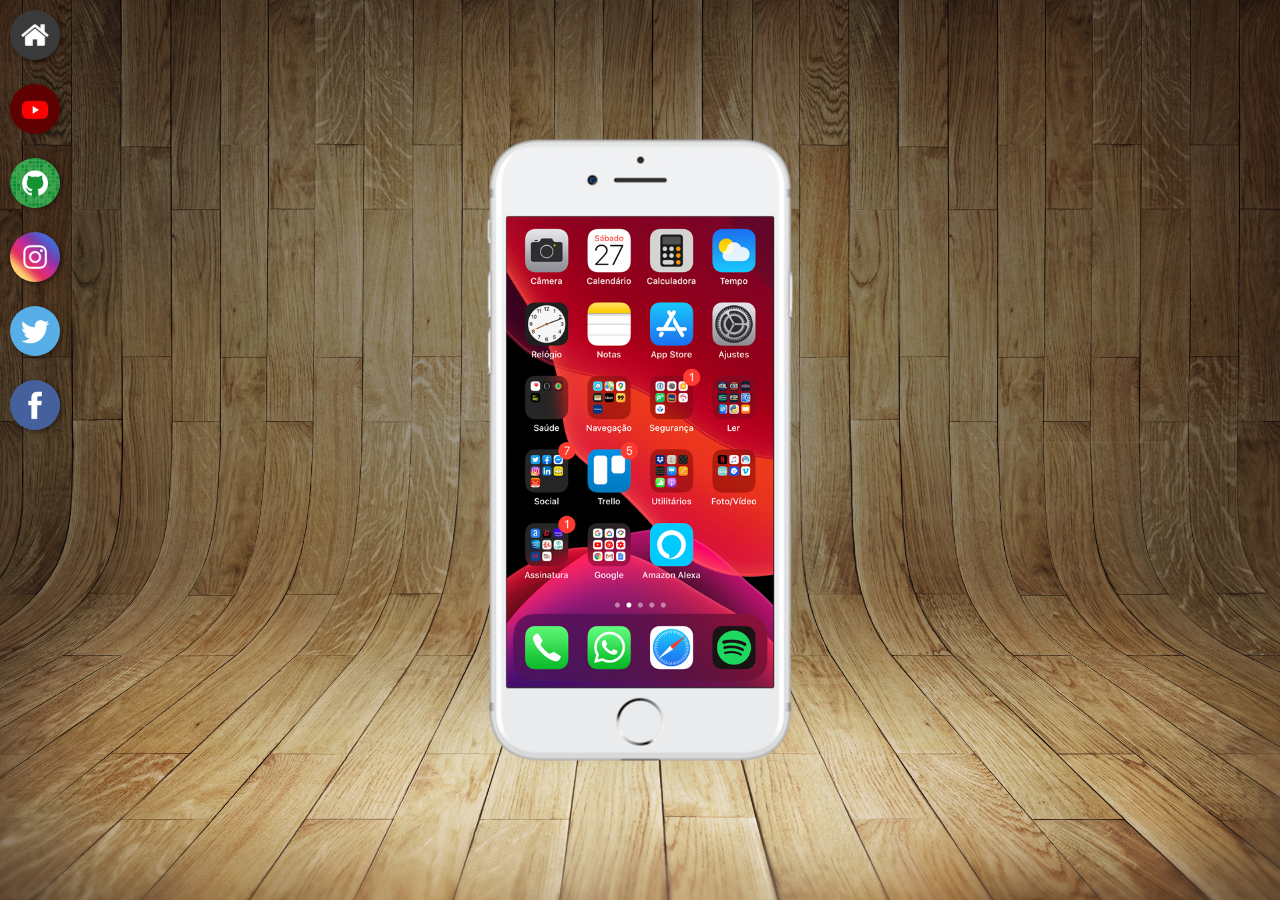
<file: index.html>
<!DOCTYPE html>
<html lang="pt-br">
<head>
    <meta charset="UTF-8">
    <meta http-equiv="X-UA-Compatible" content="IE=edge">
    <meta name="viewport" content="width=device-width, initial-scale=1.0">
    <title>Projeto redes sociais</title>
    <link rel="shortcut icon" href="favicon.ico" type="image/x-icon">
    <link rel="stylesheet" href="estilos/style.css">
</head>
<body>
    <main>
        <section id="telefone">
            <iframe name="tela" id="tela"  src="home.html" frameborder="0">
                Seu navegador não é compativel
            </iframe>
        </section>
        <section id="redes-sociais">
            <a href="home.html" target="tela">
                <img src="imagens/logo-home.jpg" alt="">
            </a><br>
            <a href="youtube.html" target="tela">
                <img src="imagens/logo-youtube.jpg" alt="">
            </a><br>
            <a href="github.html" target="tela">
                <img src="imagens/logo-github.jpg" alt="">
            </a><br>
            <a href="instagram.html" target="tela">
                <img src="imagens/logo-instagram.jpg" alt="">
            </a><br>
            <a href="twitter.html" target="tela">
                <img src="imagens/logo-twitter.jpg" alt="">
            </a><br>
            <a href="facebook.html" target="tela">
                <img src="imagens/logo-facebook.jpg" alt="">
            </a>
        </section>
    </main>
</body>
</html>
</file>
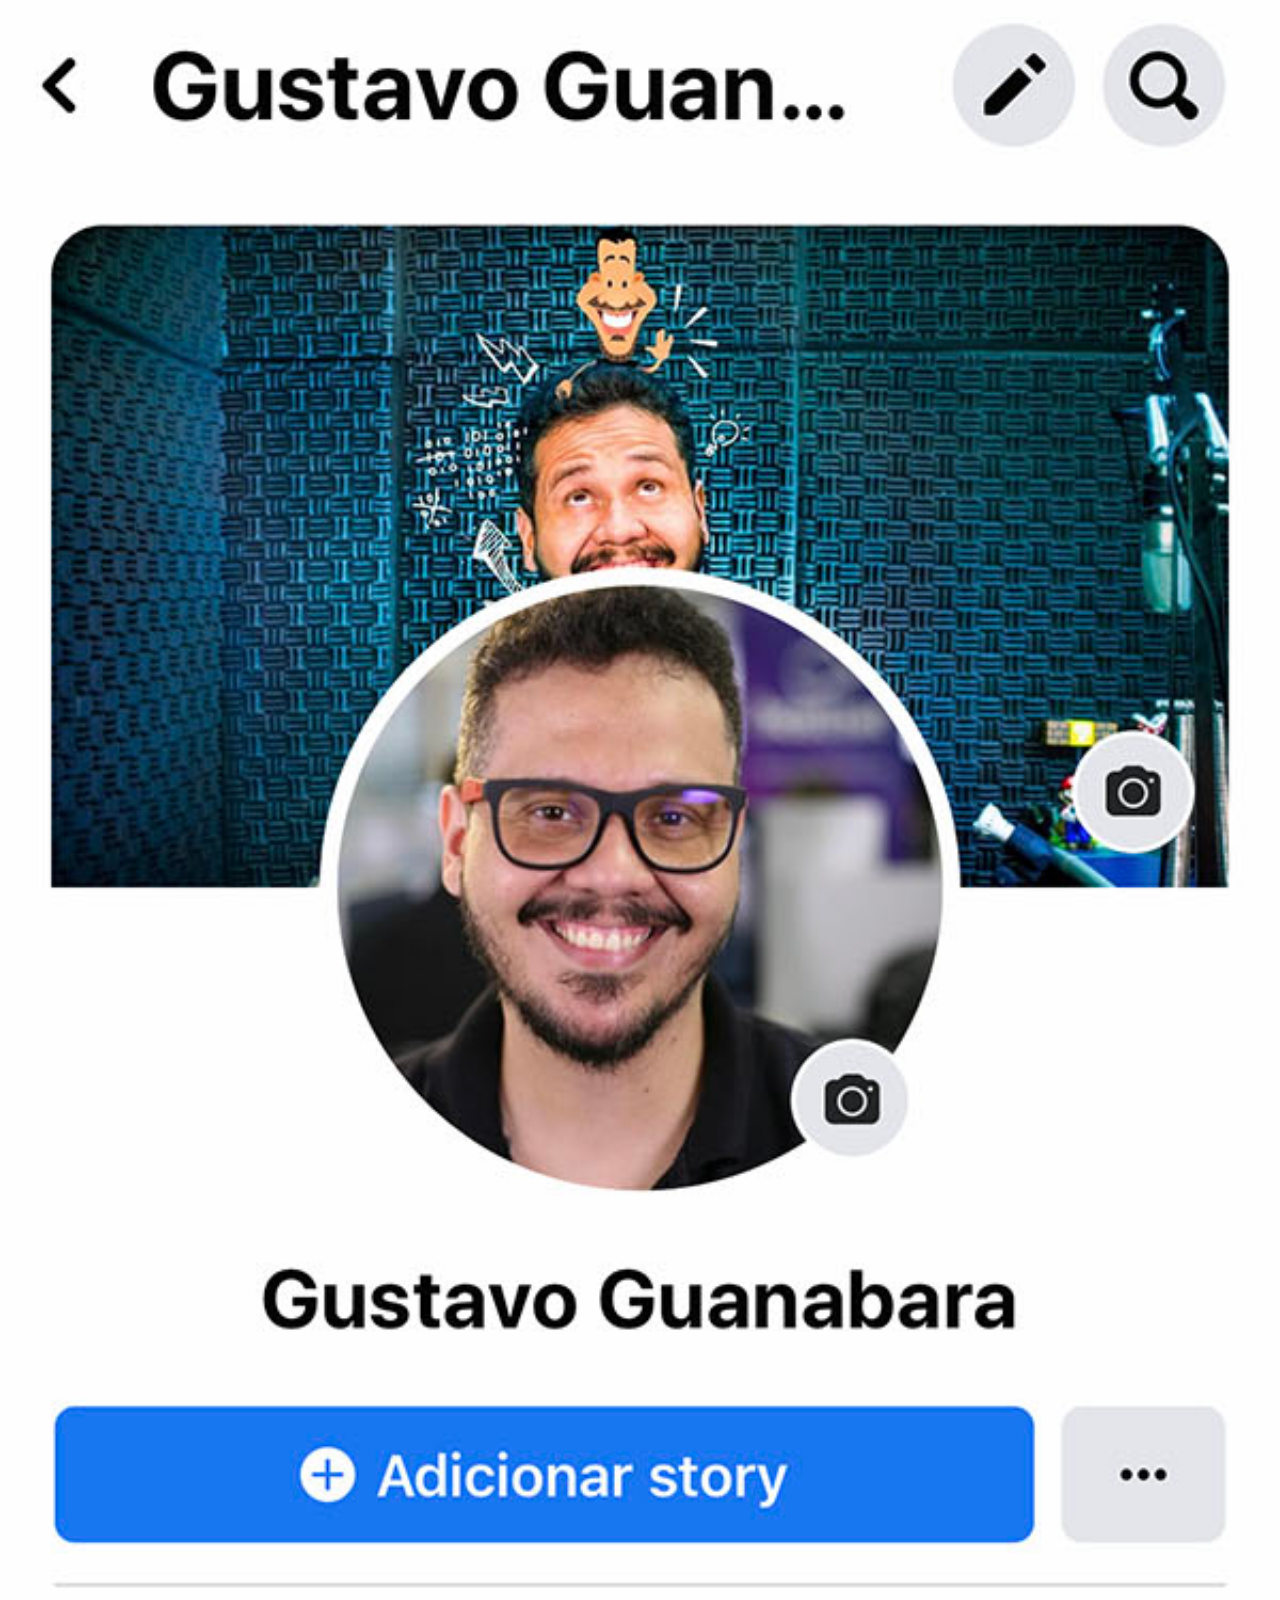
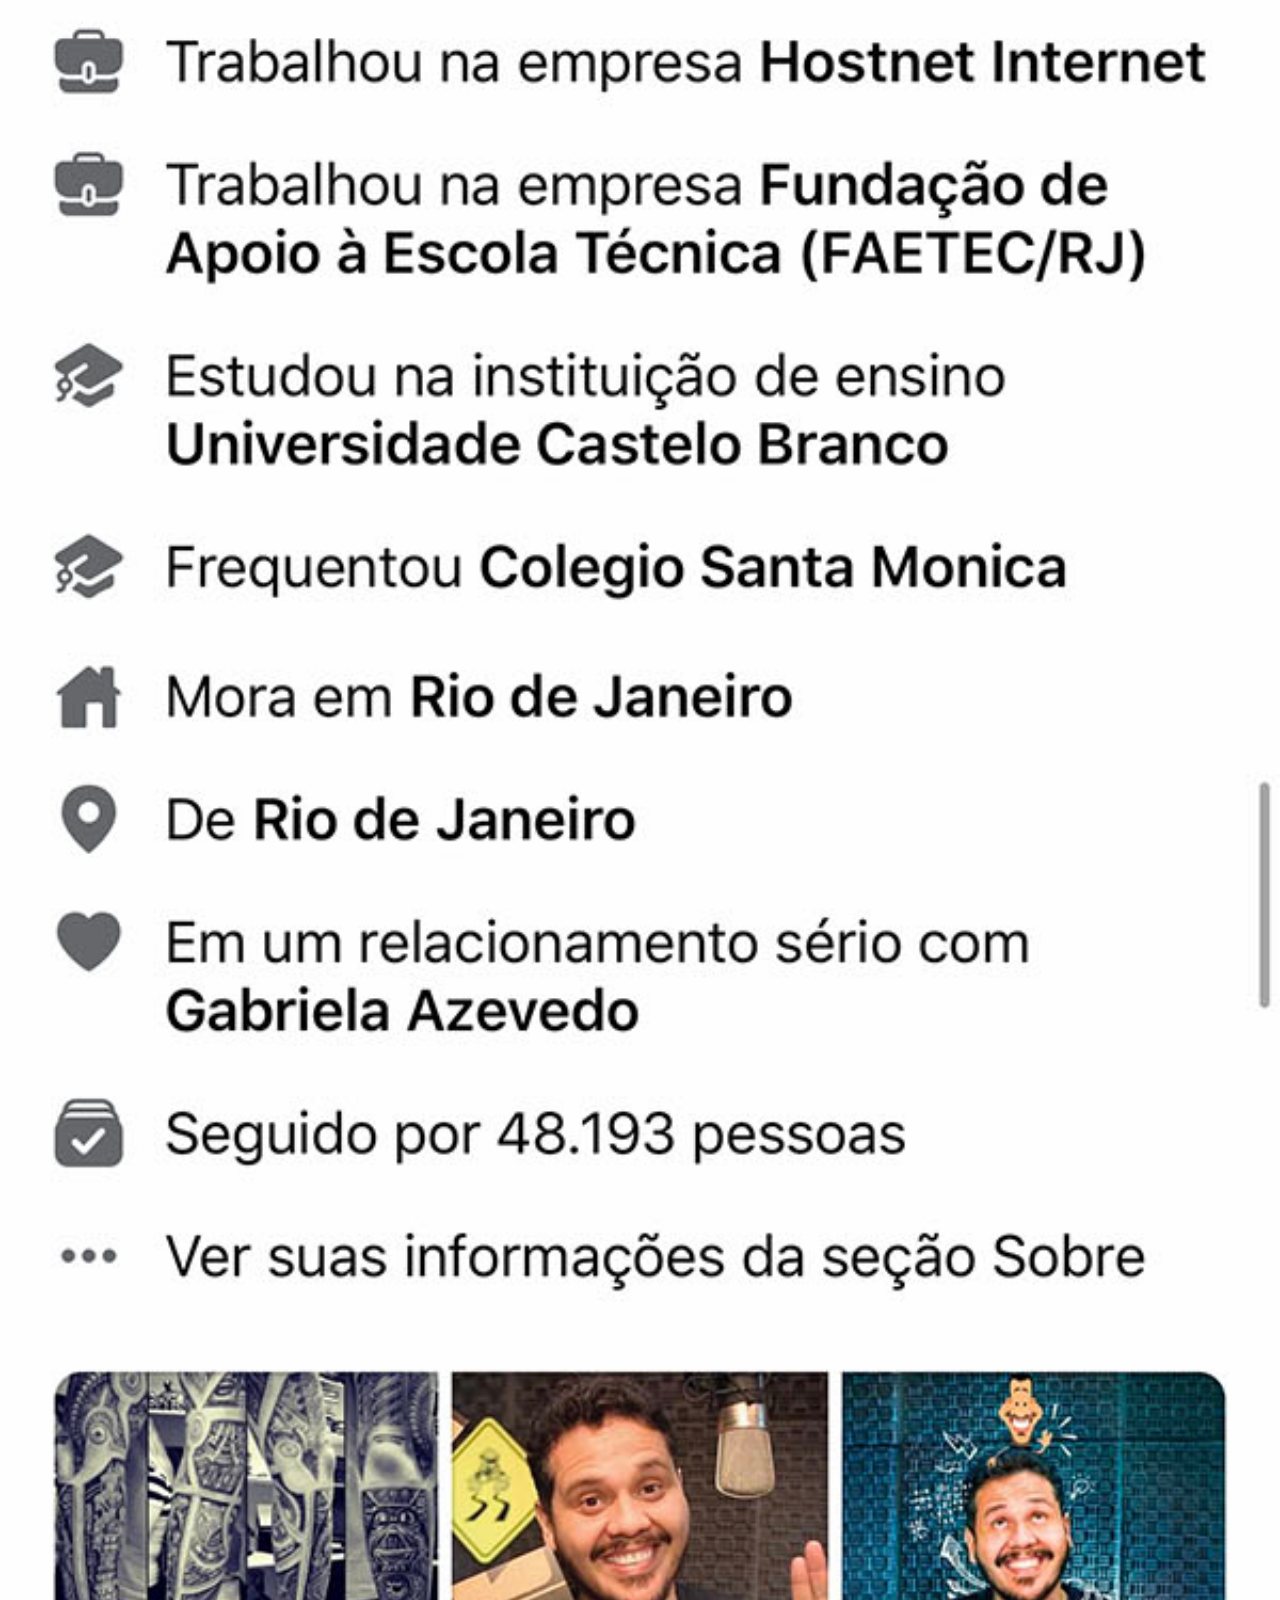
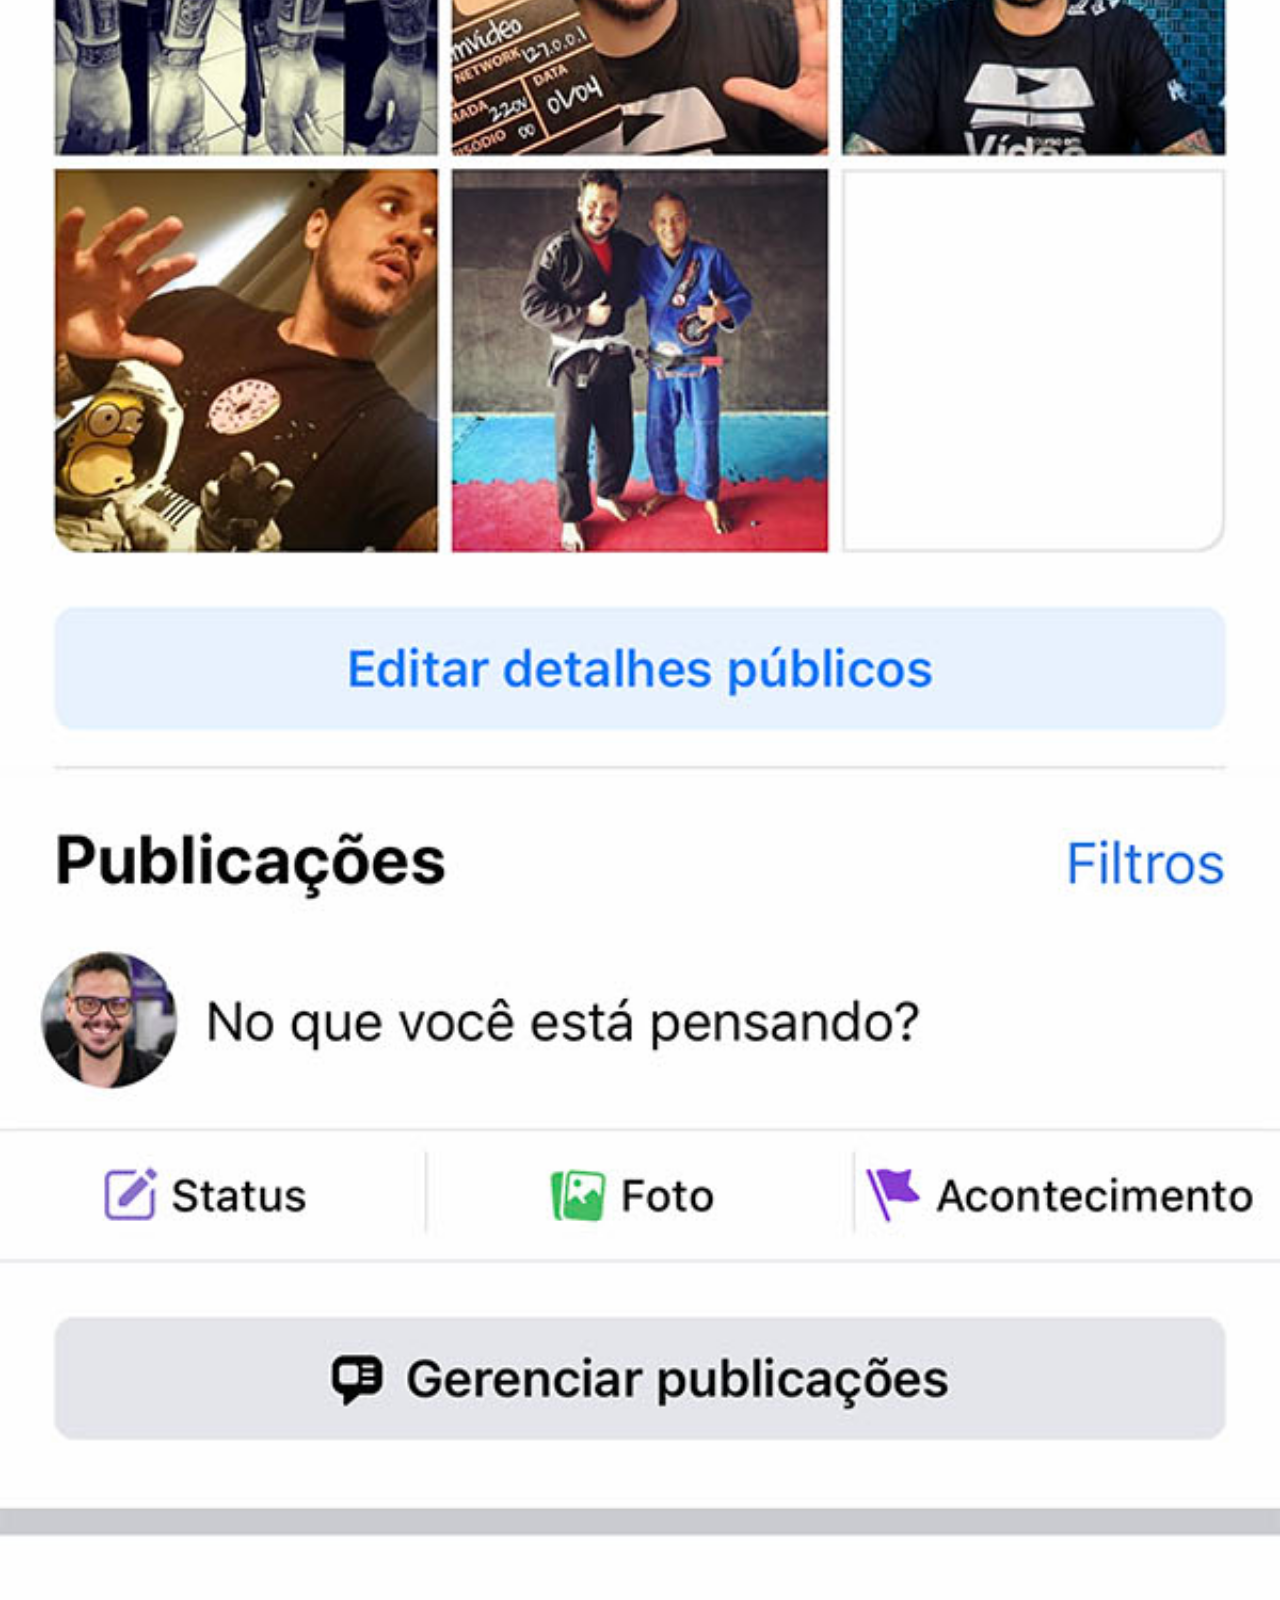
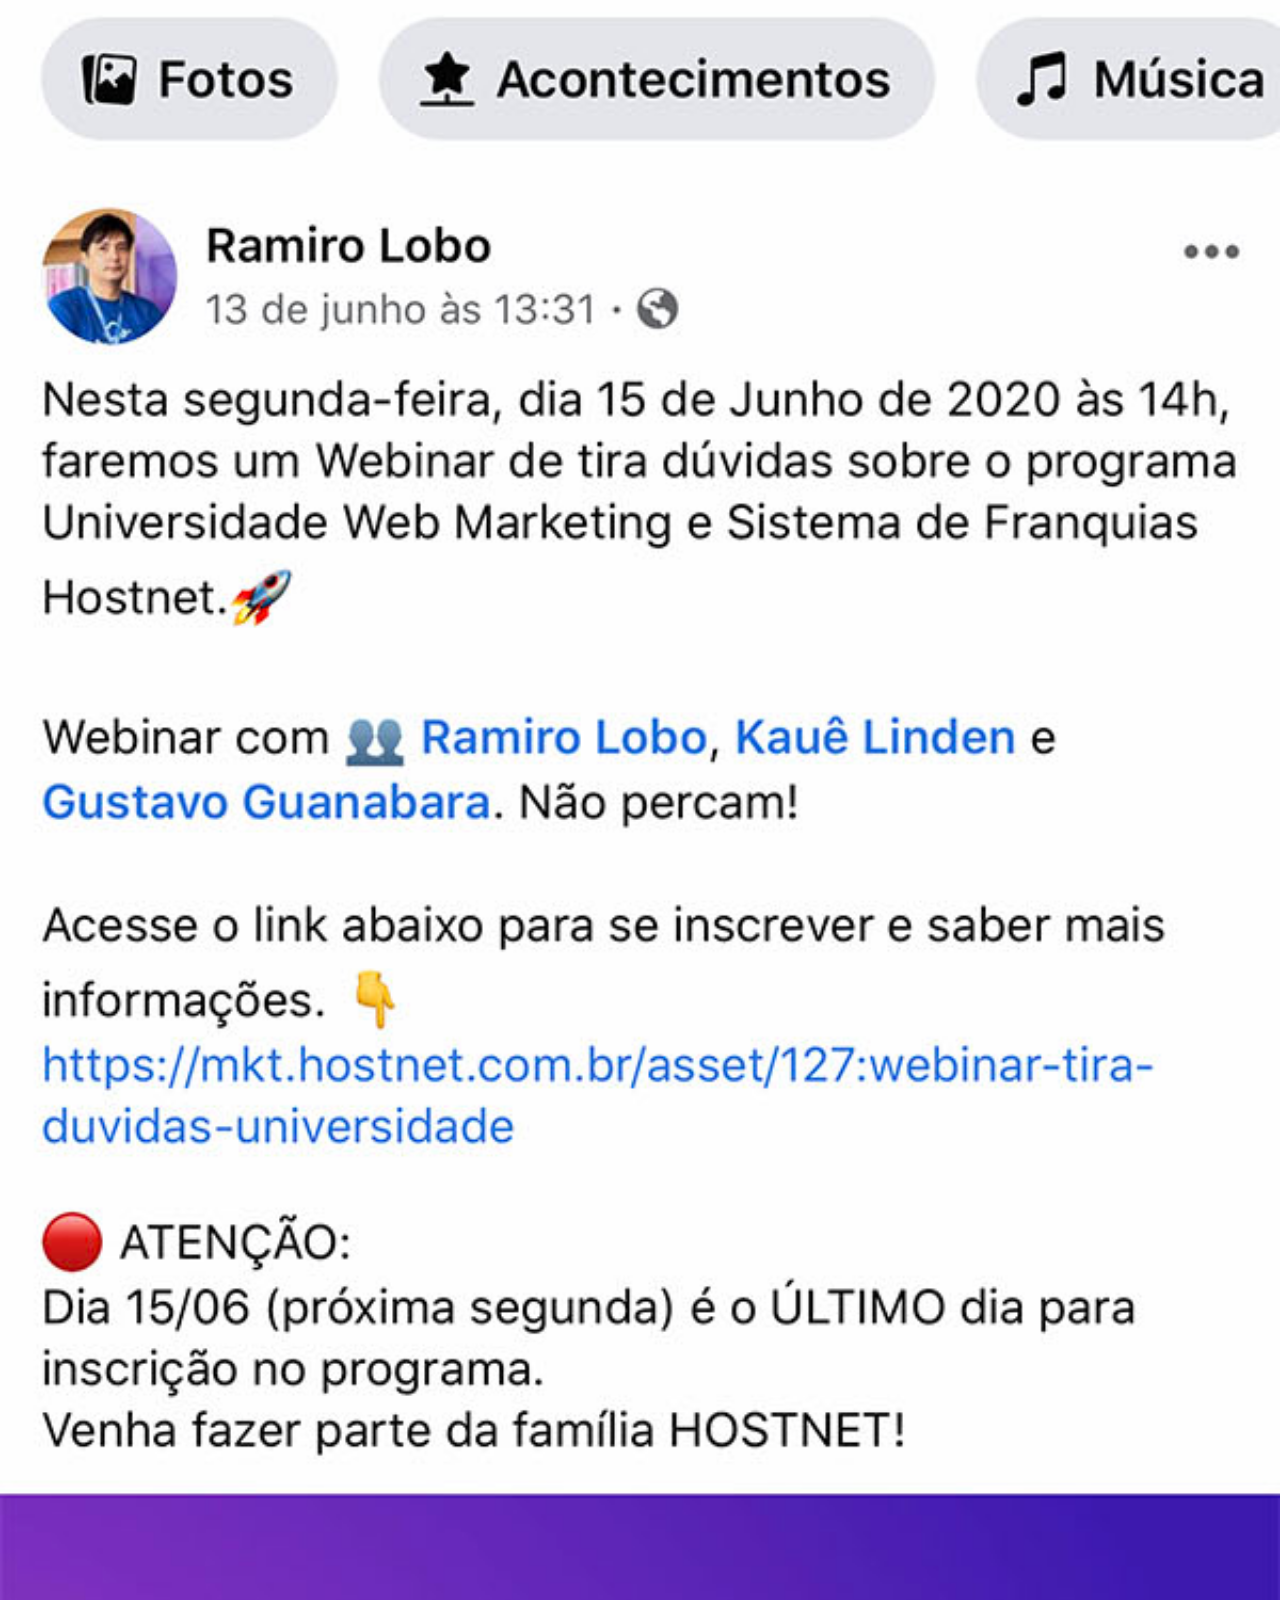
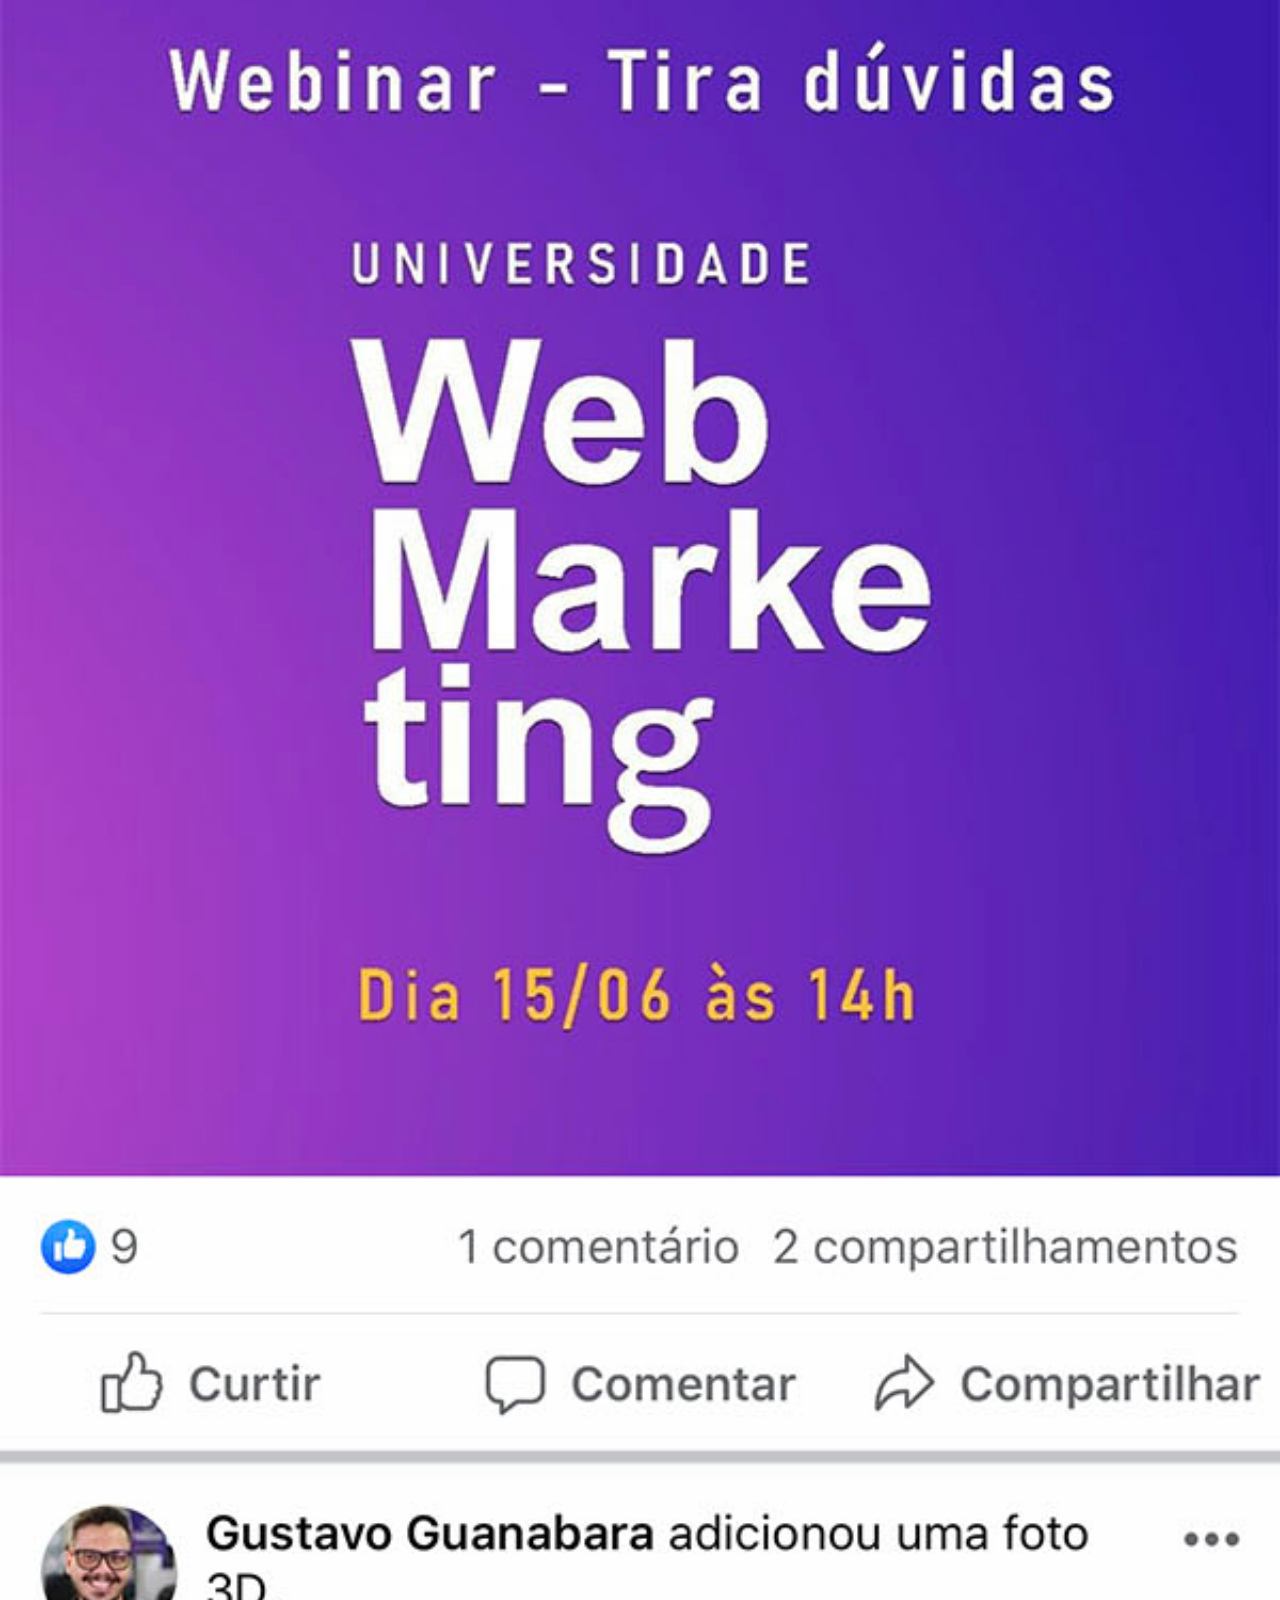
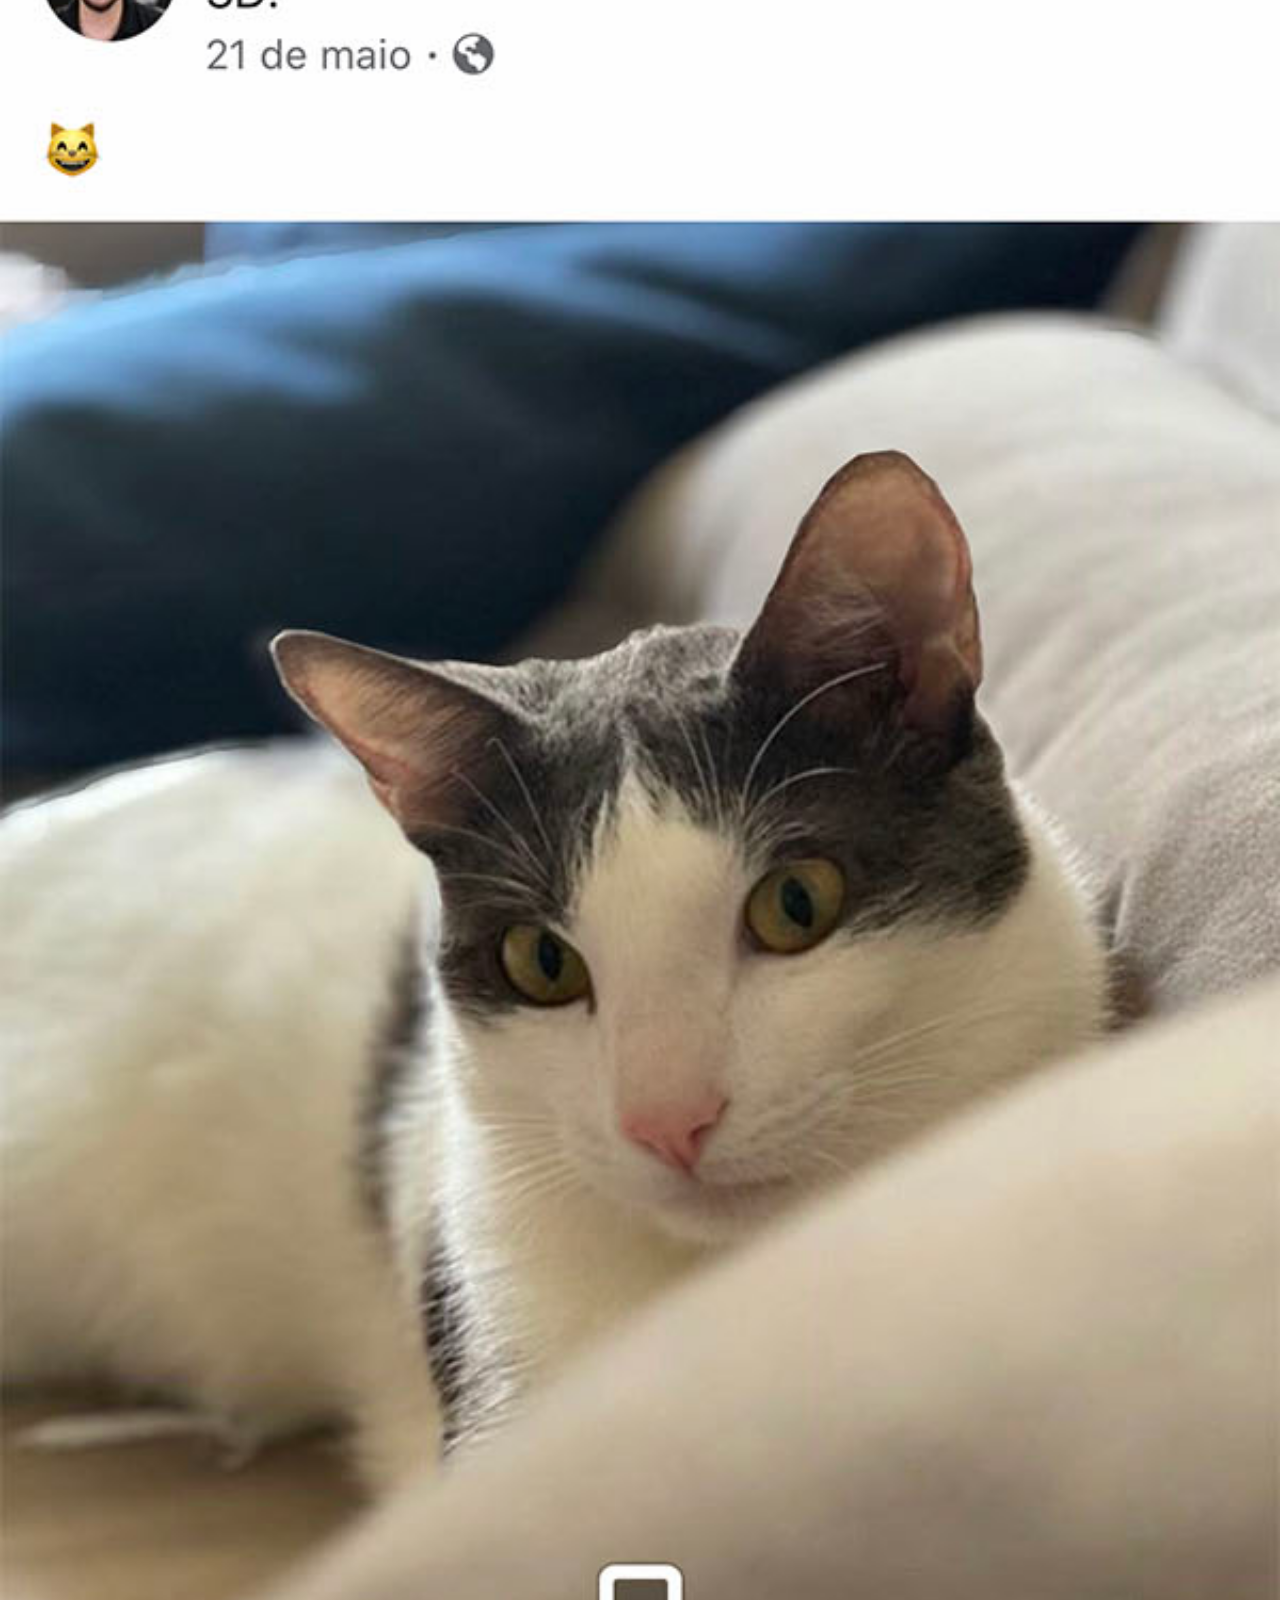
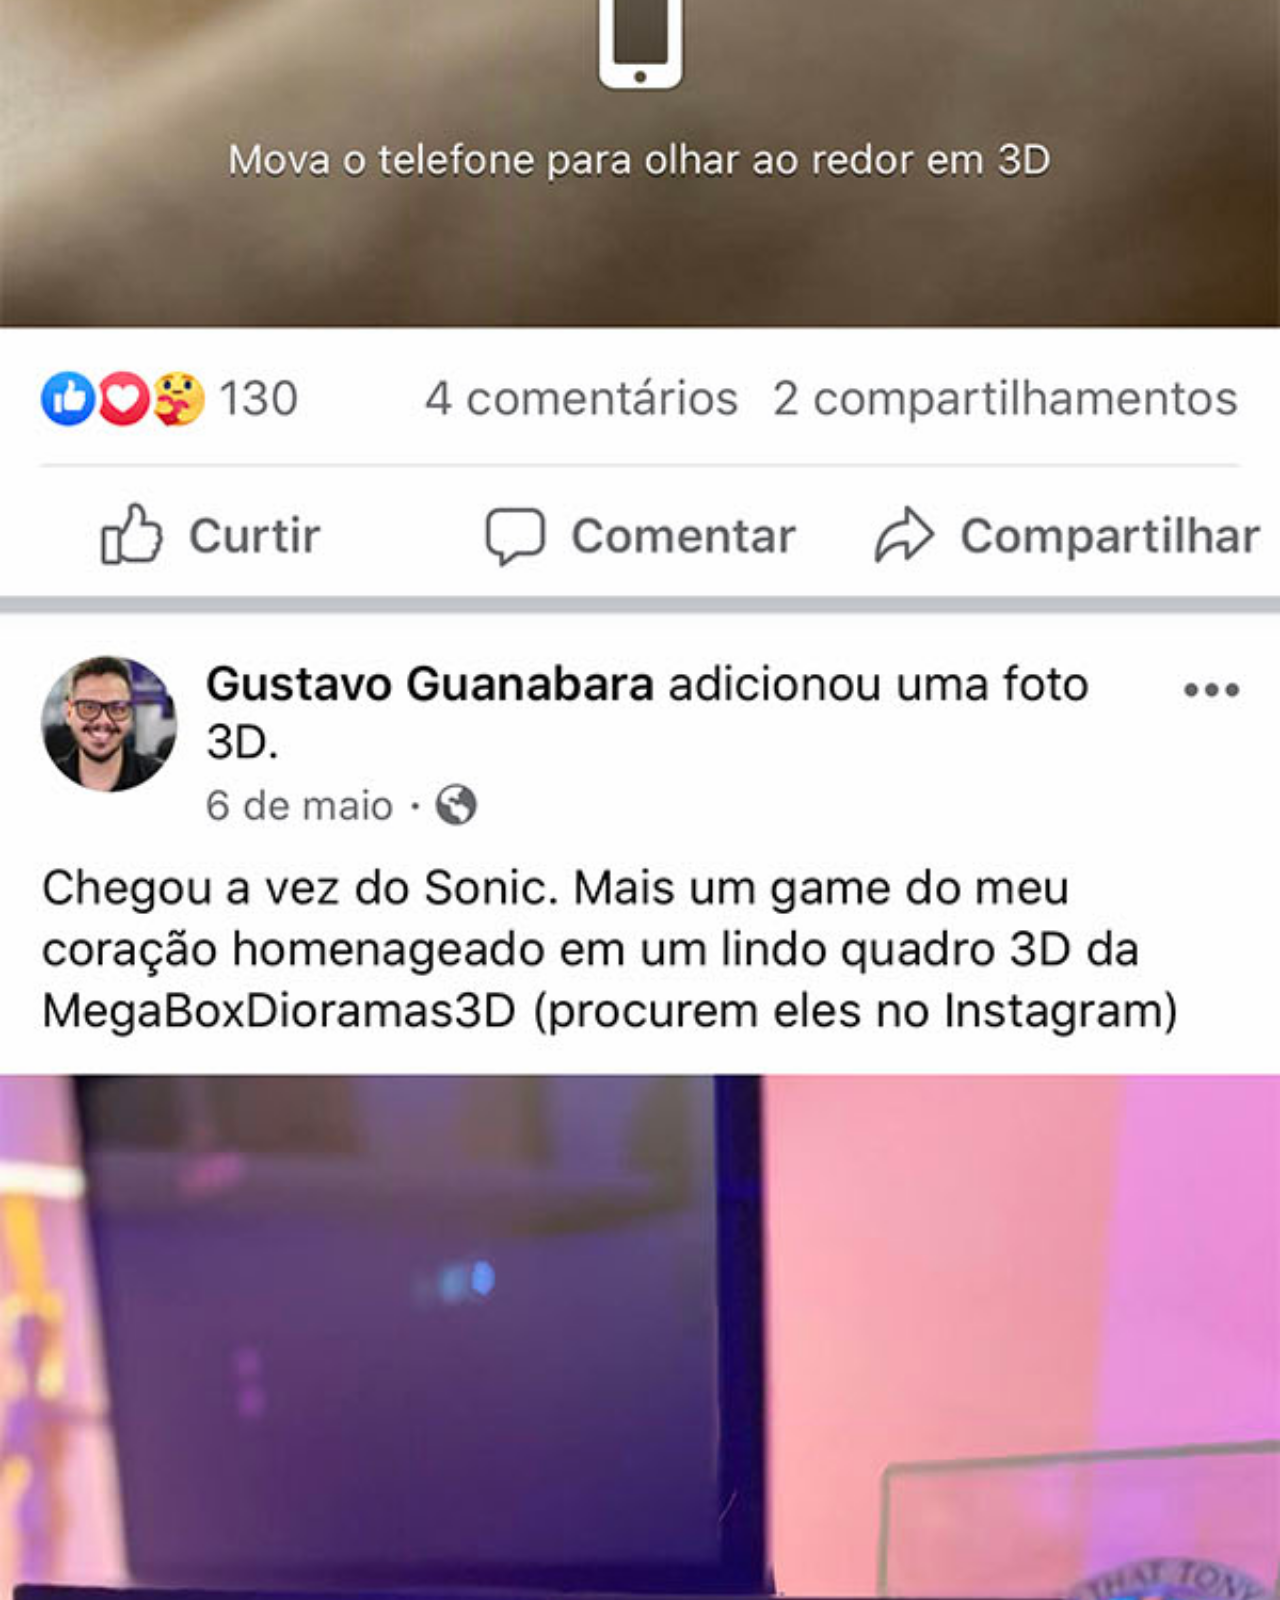
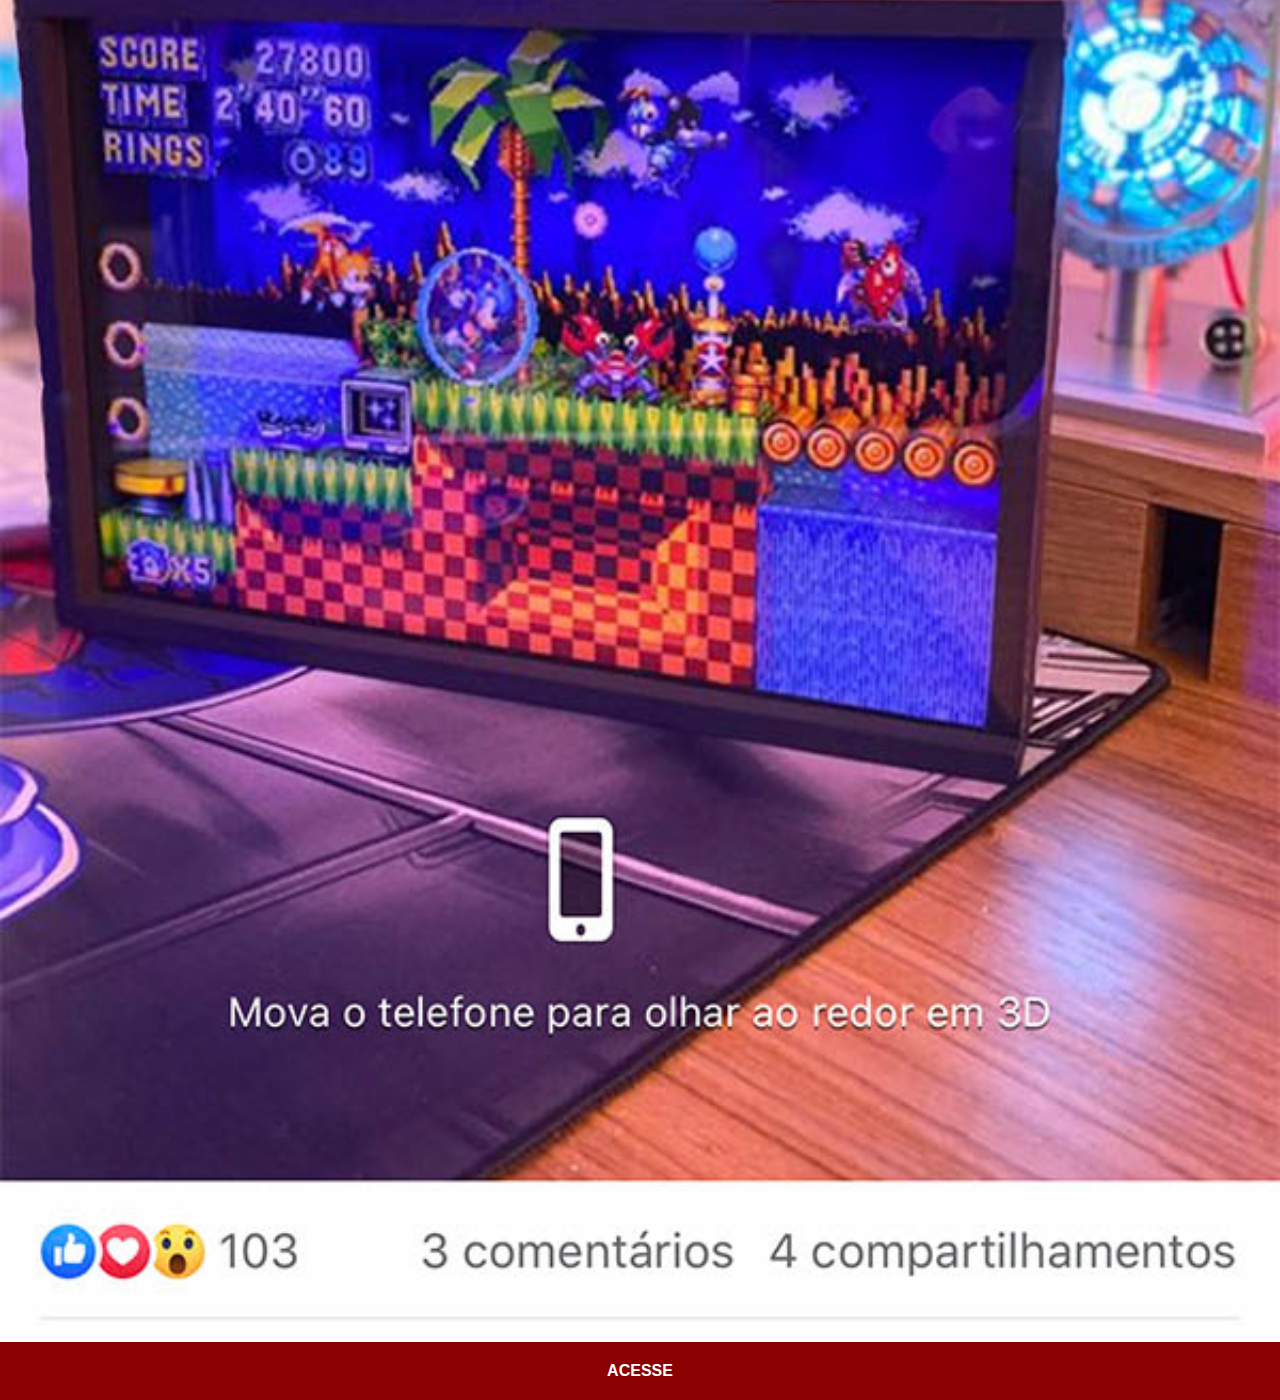
<file: facebook.html>
<!DOCTYPE html>
<html lang="pt-br">
<head>
    <meta charset="UTF-8">
    <meta http-equiv="X-UA-Compatible" content="IE=edge">
    <meta name="viewport" content="width=device-width, initial-scale=1.0">
    <title>Facebook</title>
    <link rel="stylesheet" href="estilos/social.css">
</head>
<body>
    <img src="imagens/tela-facebook.jpg" alt="Facebook">
    <a href="https://www.facebook.com/gustavoguanabara" target="_blank">ACESSE</a>
</body>
</html>
</file>
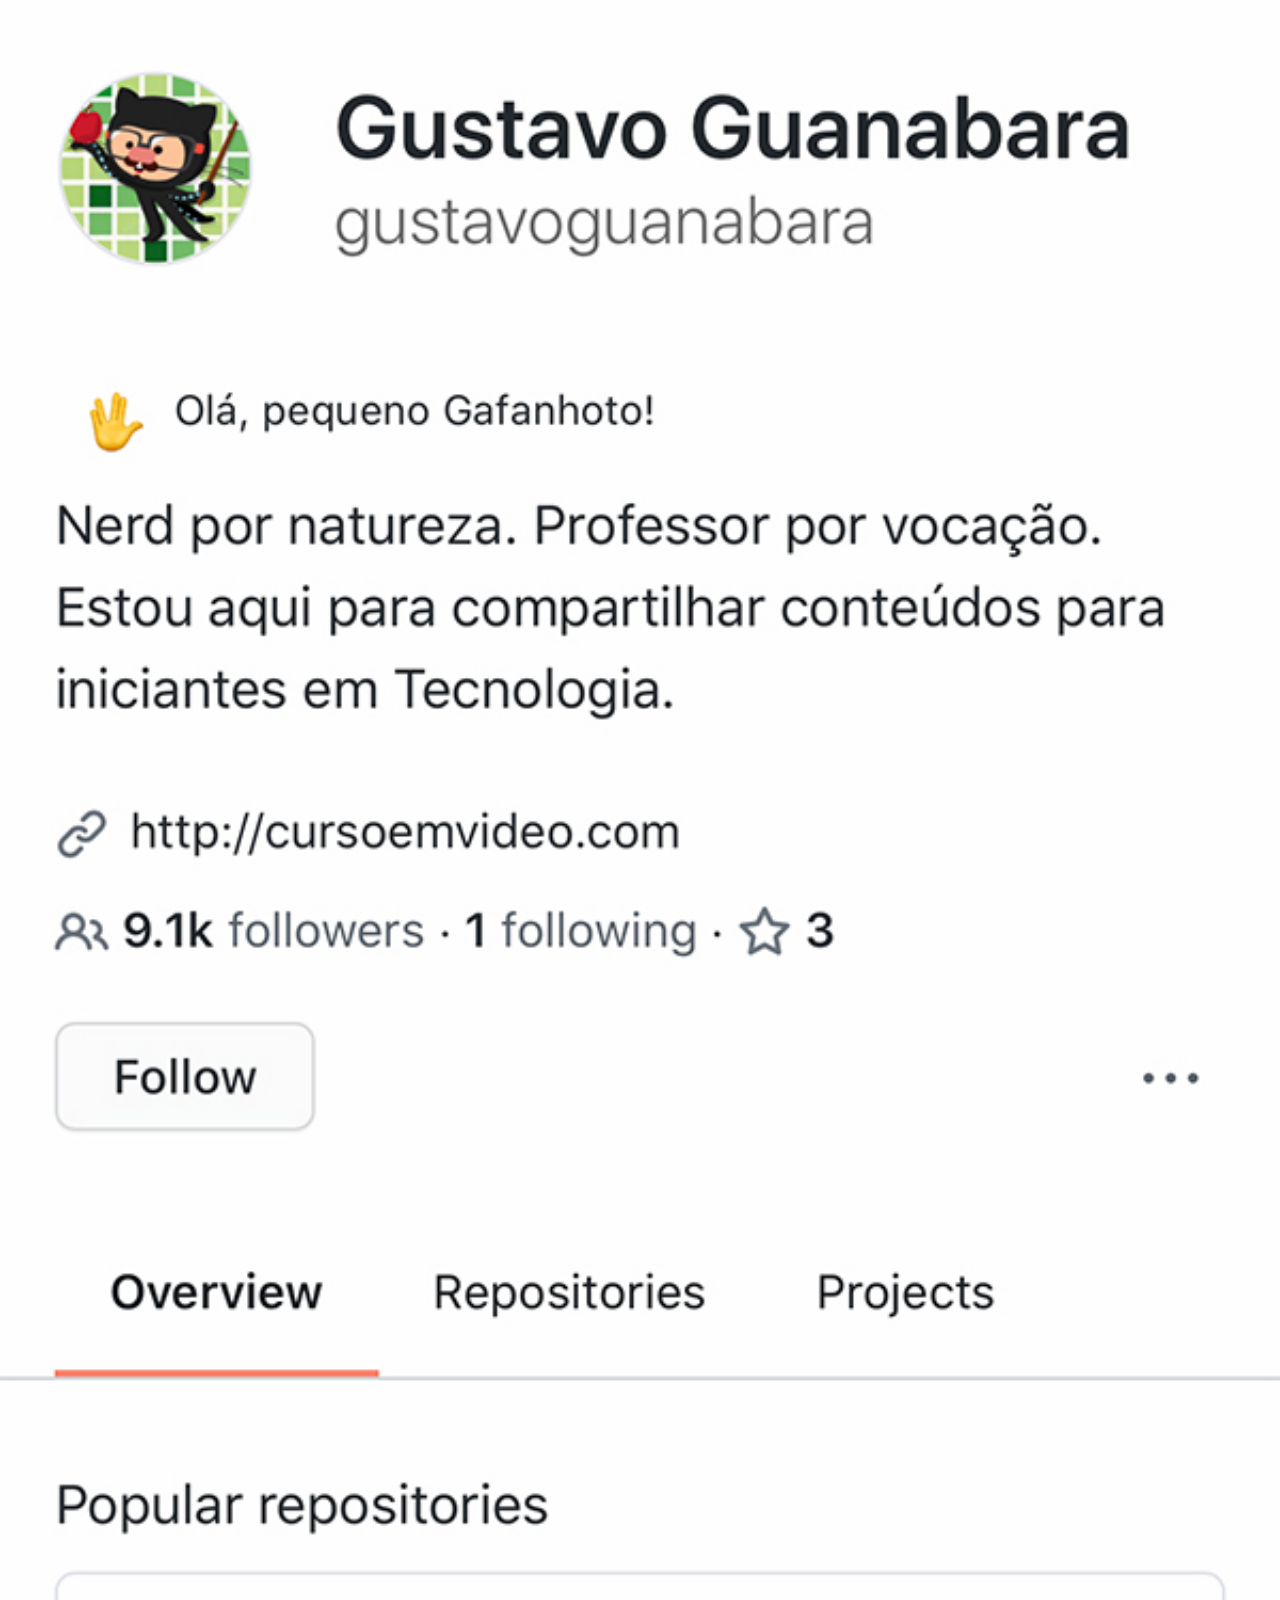
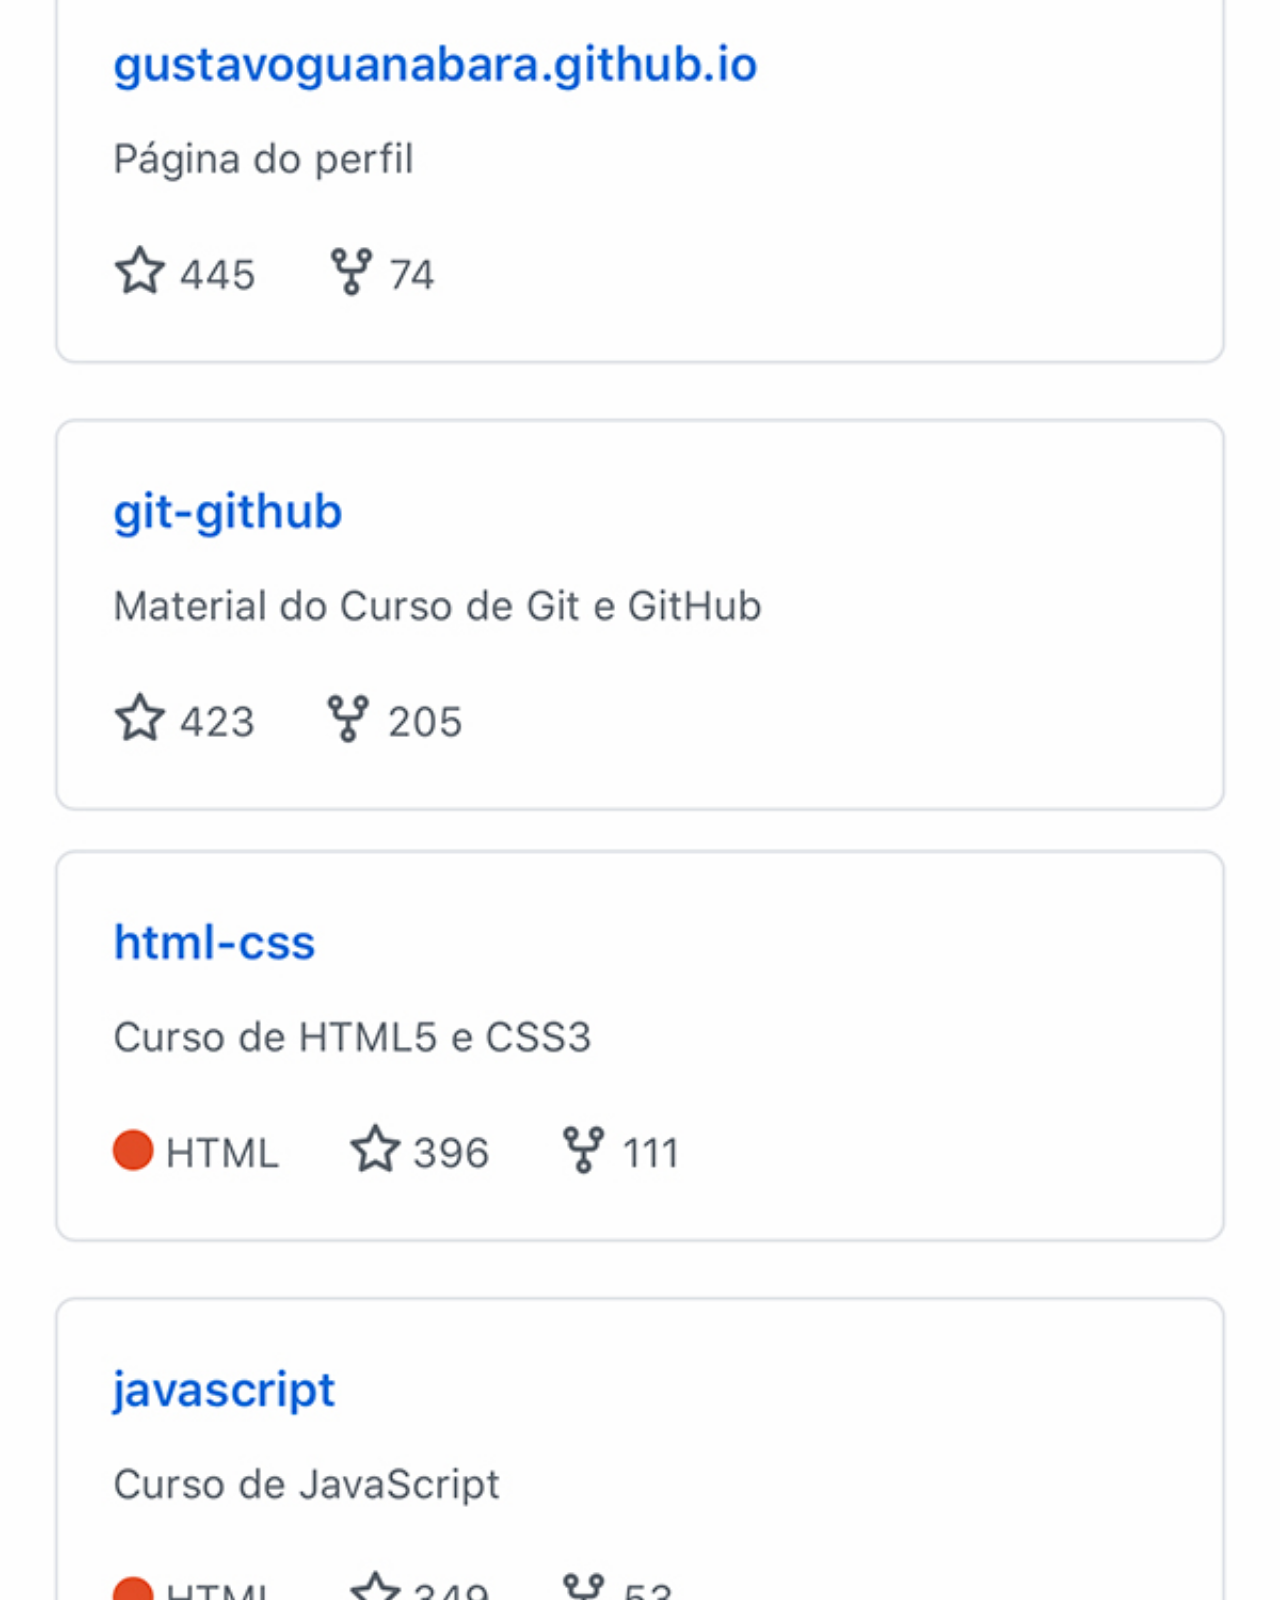
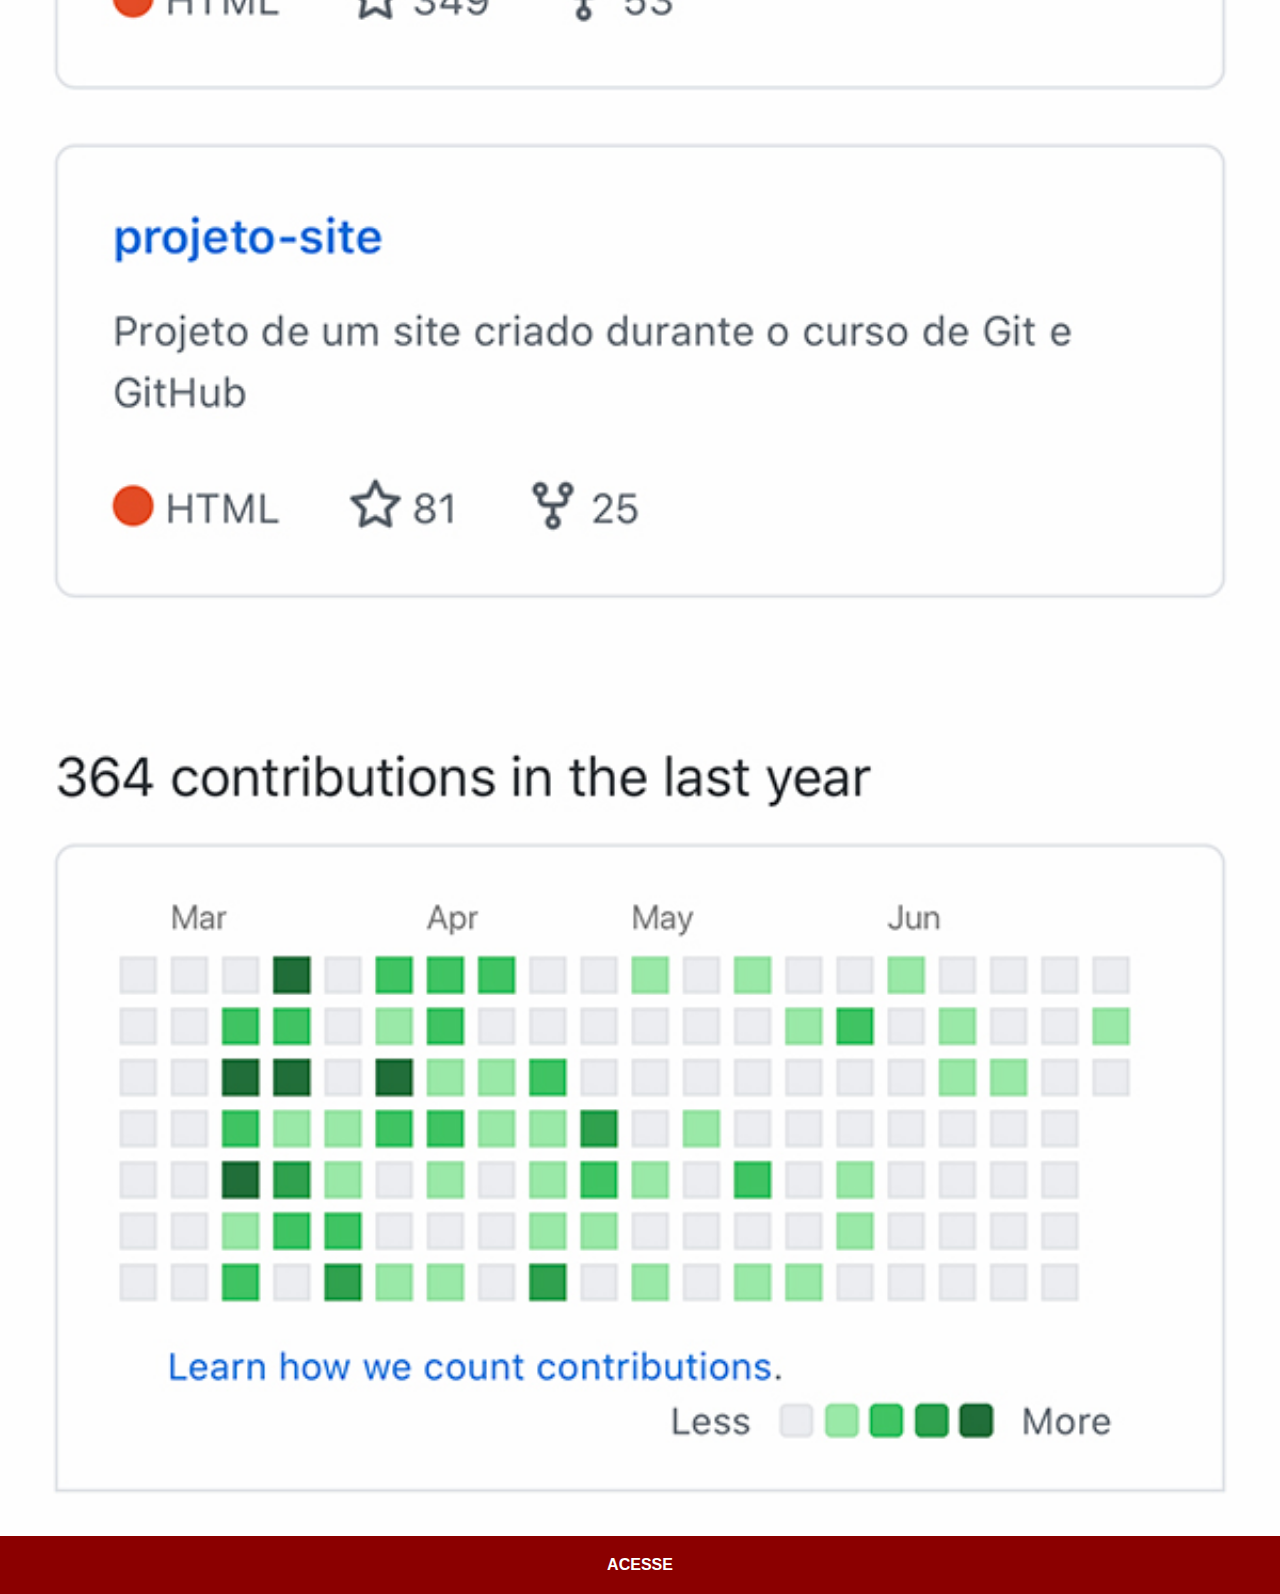
<file: github.html>
<!DOCTYPE html>
<html lang="pt-br">
<head>
    <meta charset="UTF-8">
    <meta http-equiv="X-UA-Compatible" content="IE=edge">
    <meta name="viewport" content="width=device-width, initial-scale=1.0">
    <title>GitHub</title>
    <link rel="stylesheet" href="estilos/social.css">
</head>
<body>
    <img src="imagens/tela-github.jpg" alt="GitHub">
    <a href="https://github.com/gustavoguanabara/" target="_blank">ACESSE</a>
</body>
</html>
</file>
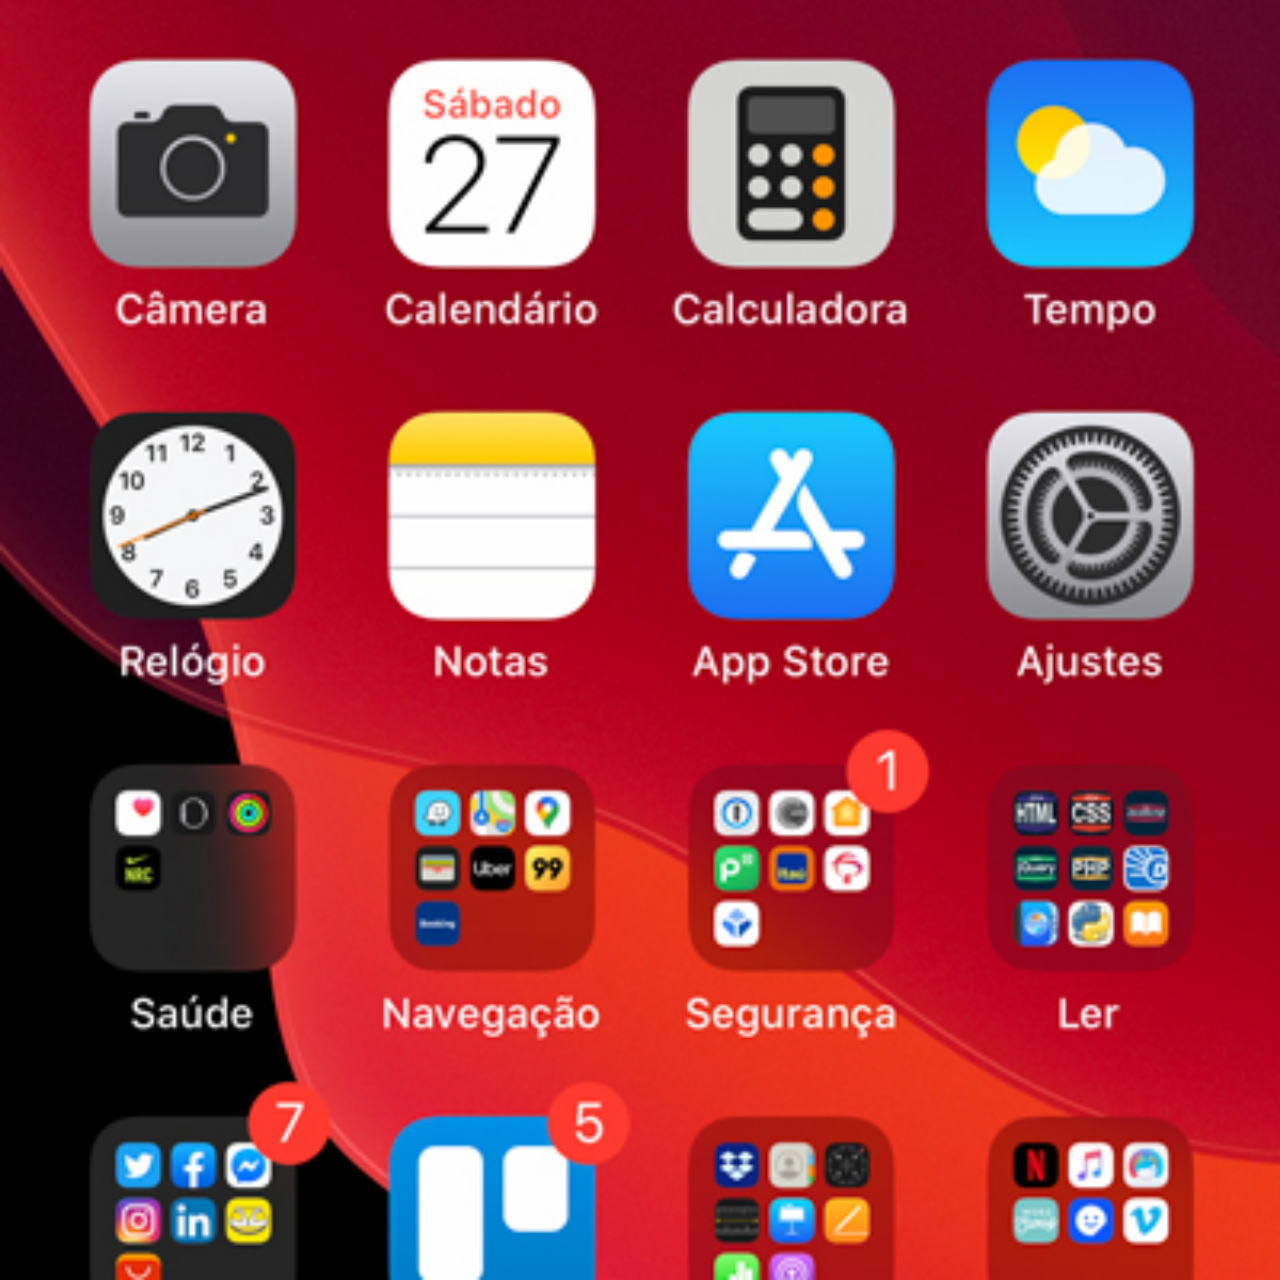
<file: home.html>
<!DOCTYPE html>
<html lang="pt-br">
<head>
    <meta charset="UTF-8">
    <meta http-equiv="X-UA-Compatible" content="IE=edge">
    <meta name="viewport" content="width=device-width, initial-scale=1.0">
    <title>Home</title>
</head>
<style>
    *{
        margin: 0px;
        padding: 0px;
    }

    body{
        width: 100vh;
        height: 100vw;
        background: black url('imagens/tela-home.jpg') no-repeat top center;
        background-size: cover;
        background-attachment: fixed;
        overflow-x: hidden;
    }
</style>
<body>
    
</body>
</html>
</file>
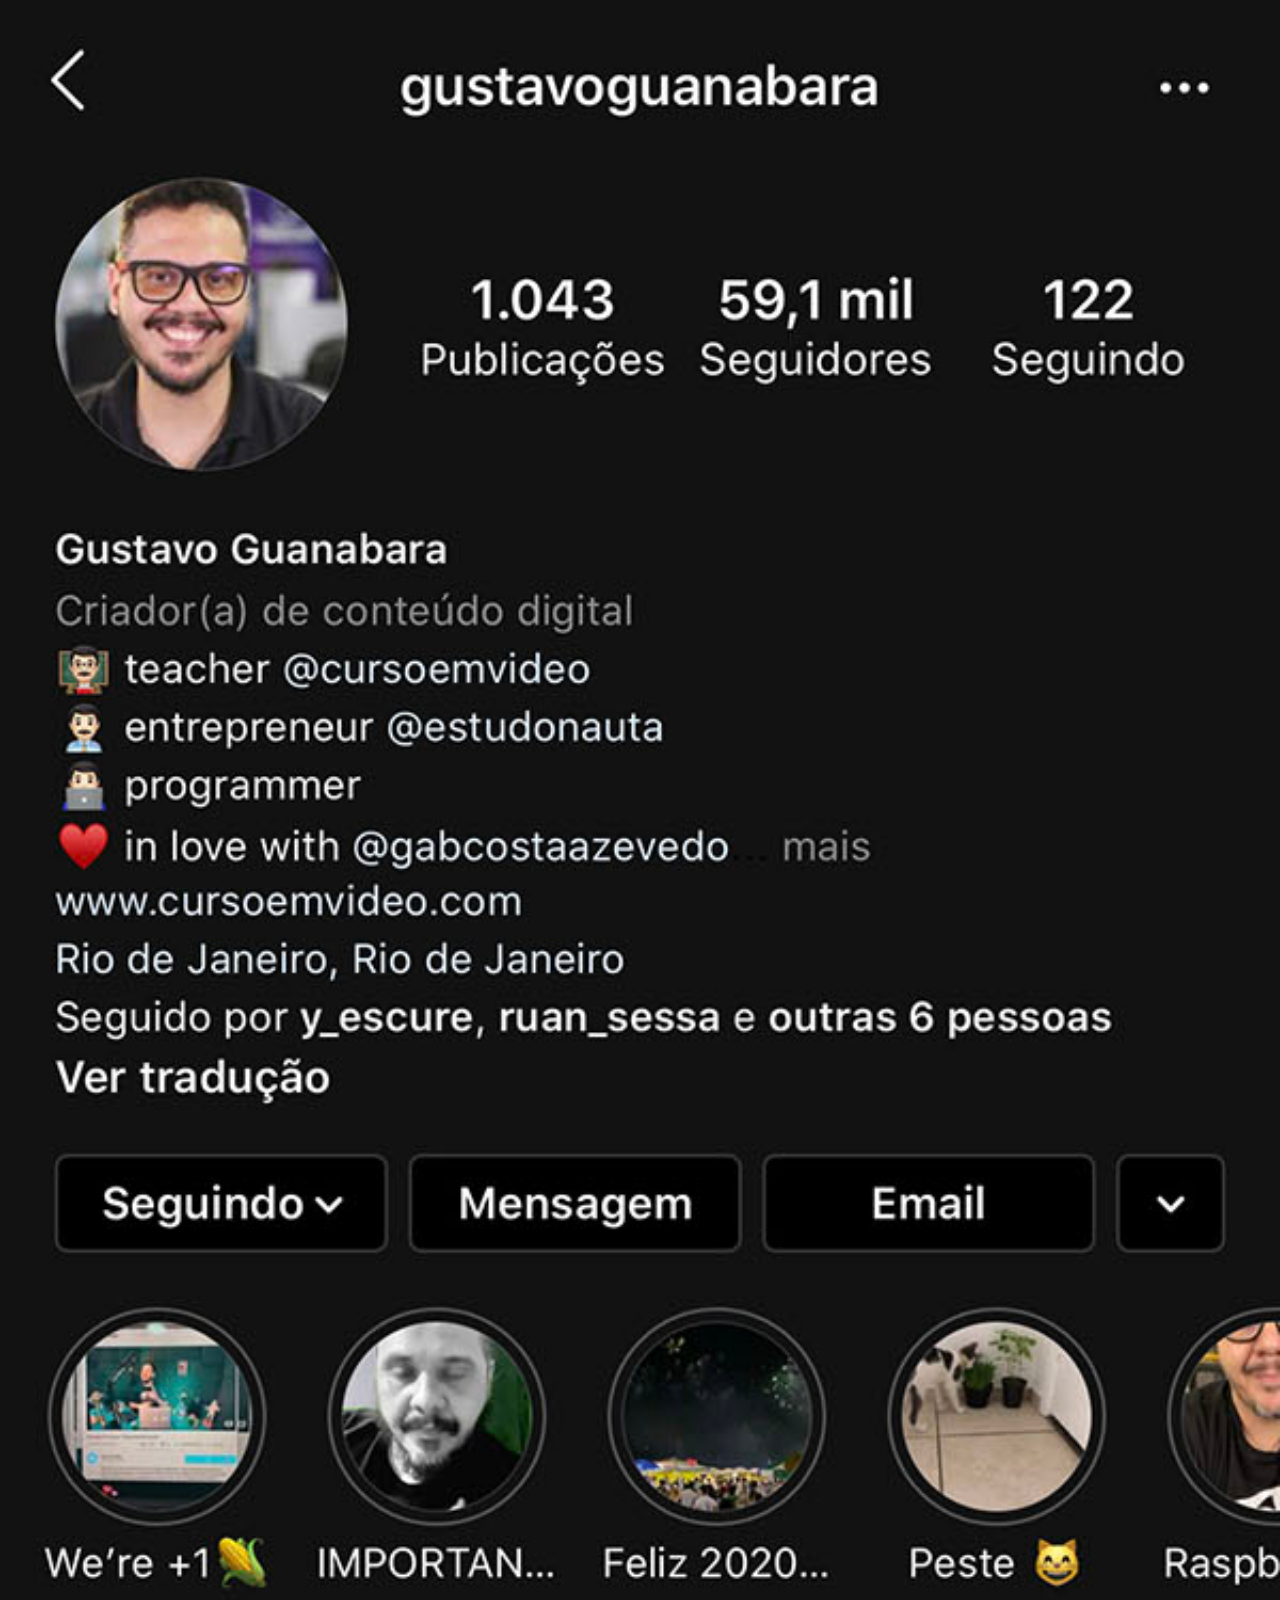
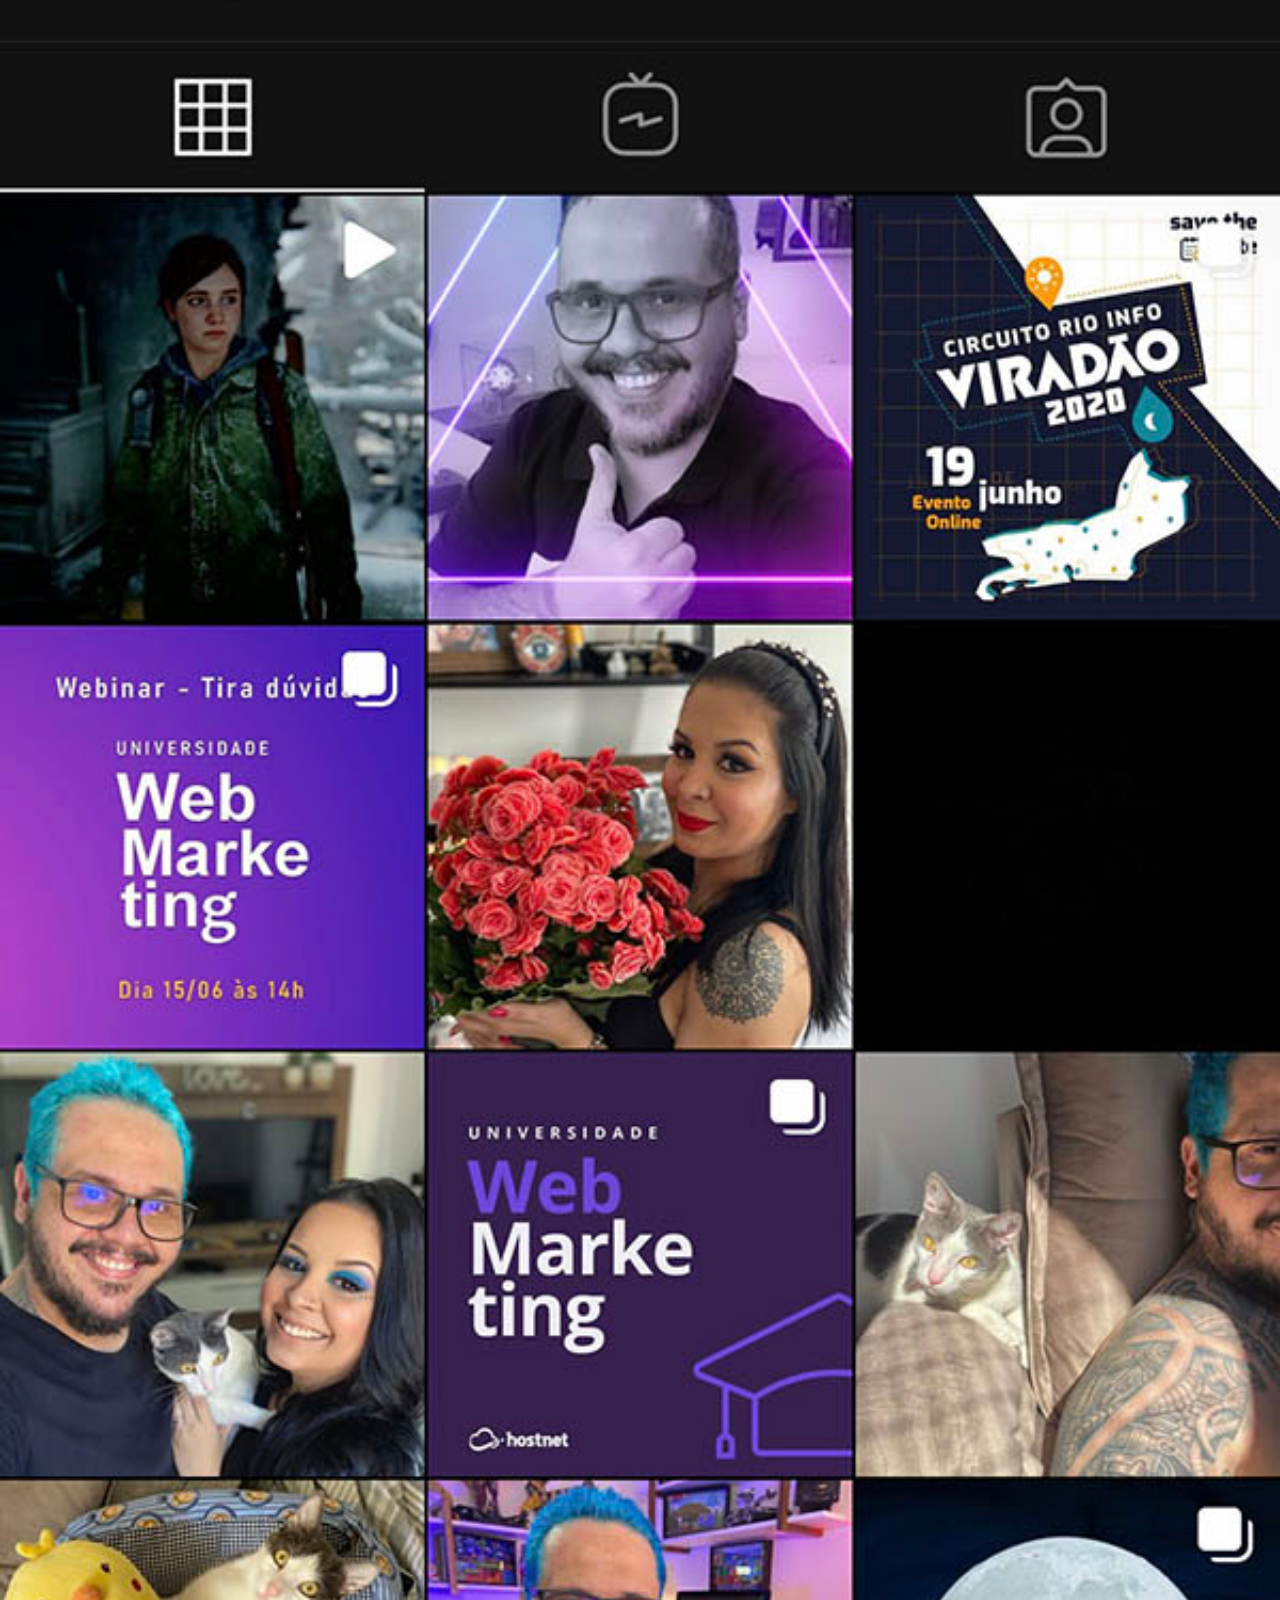
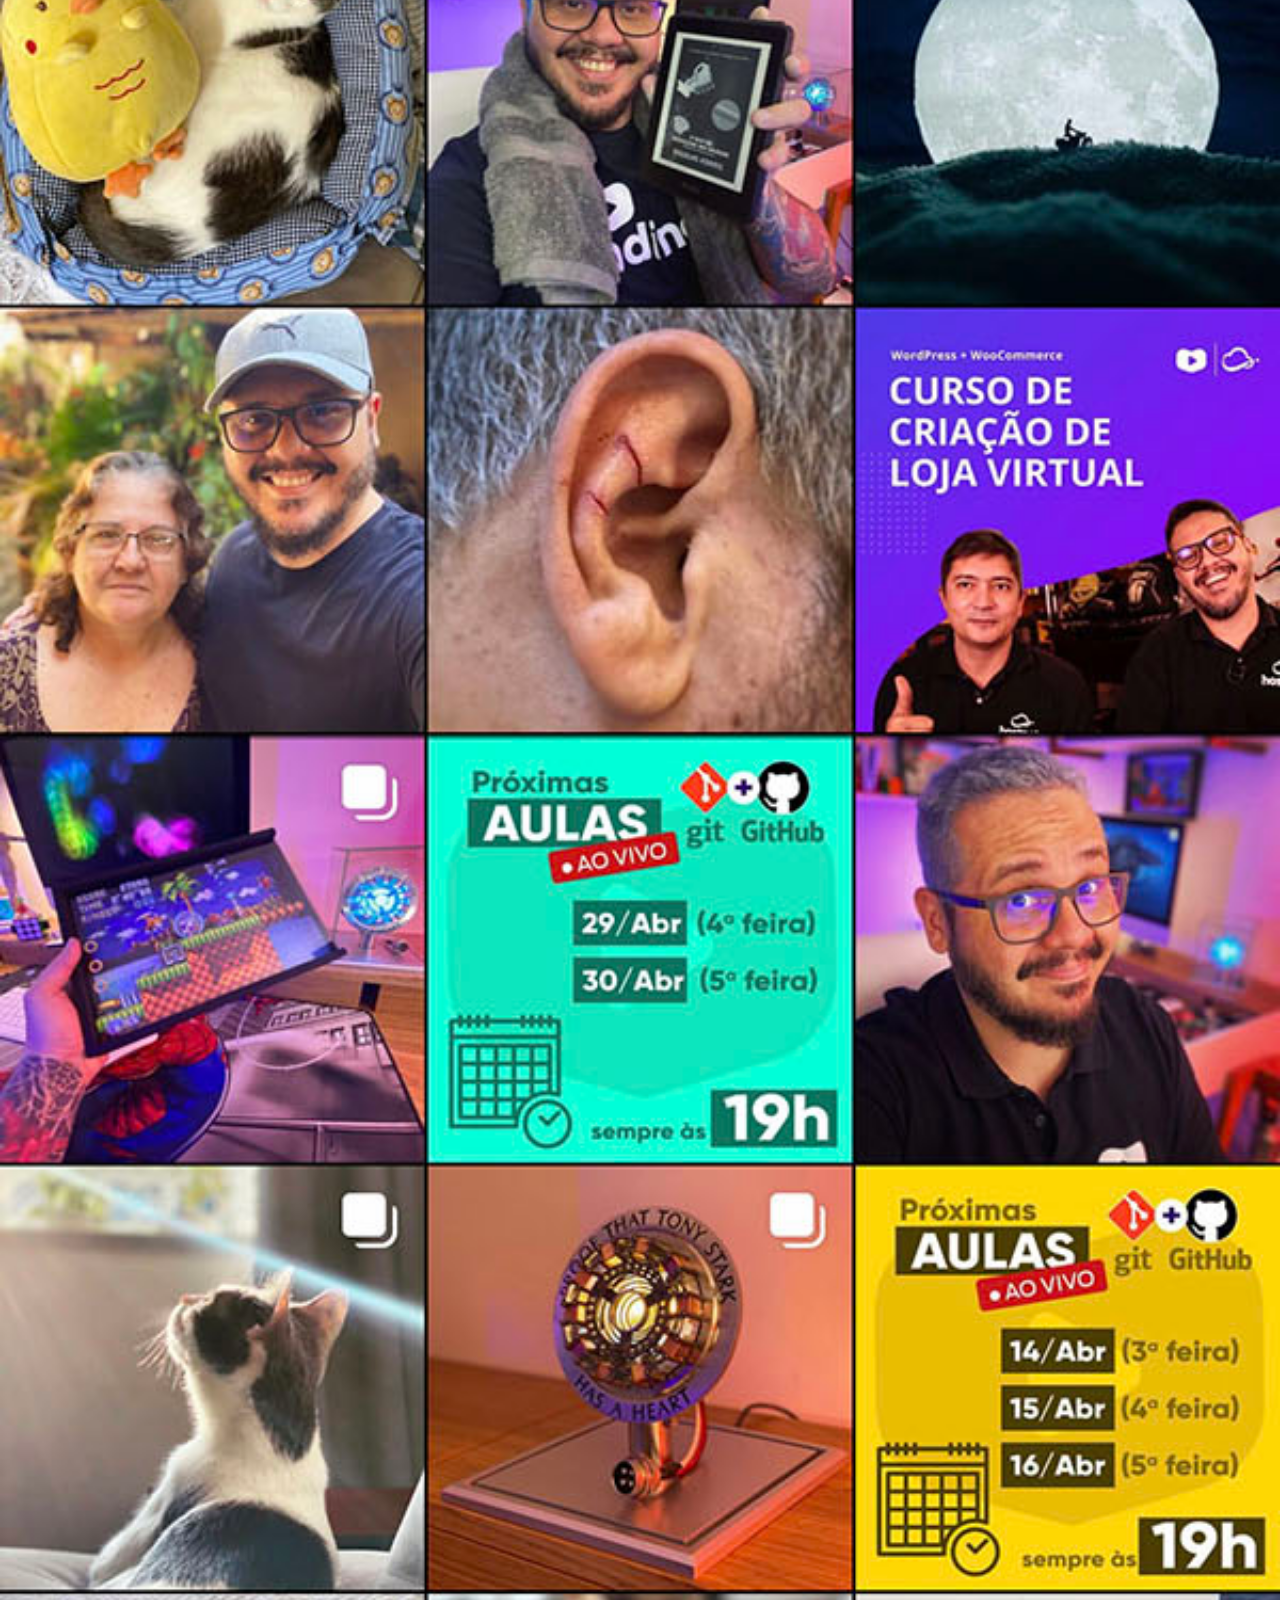
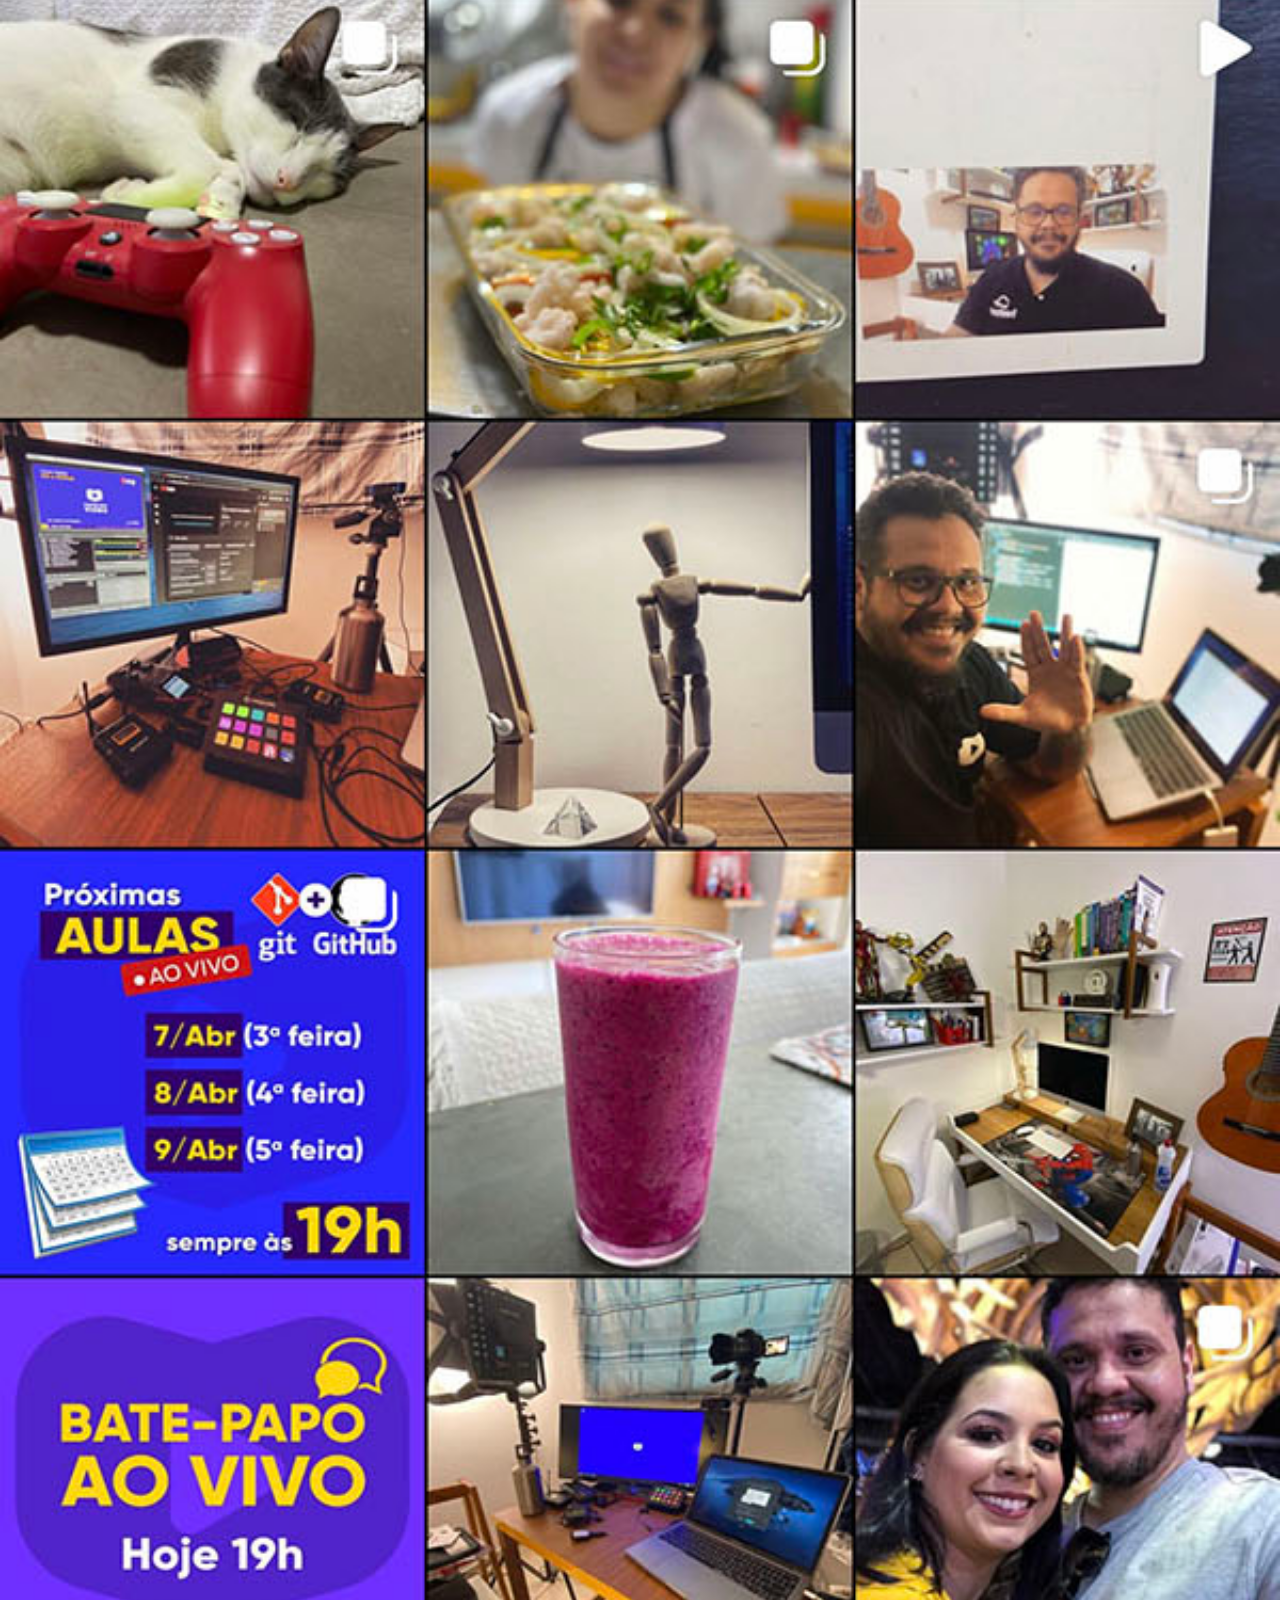
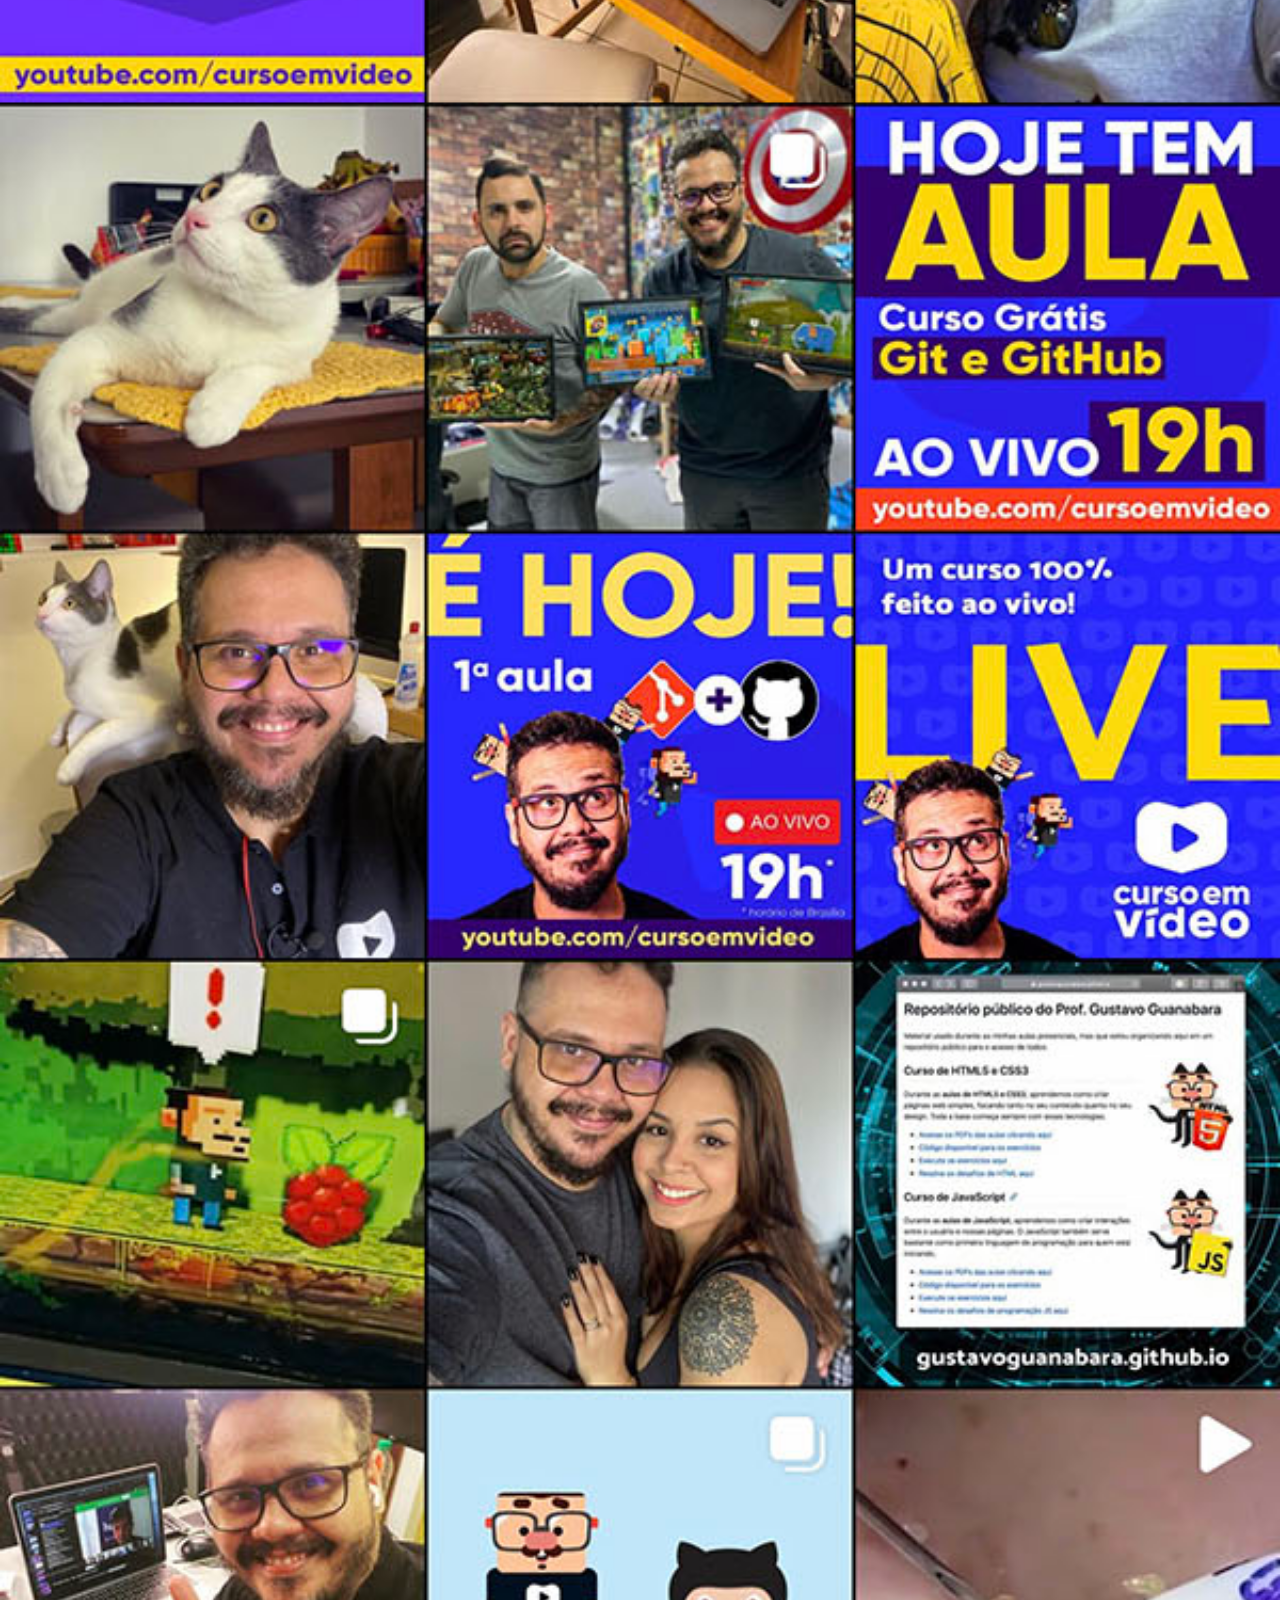
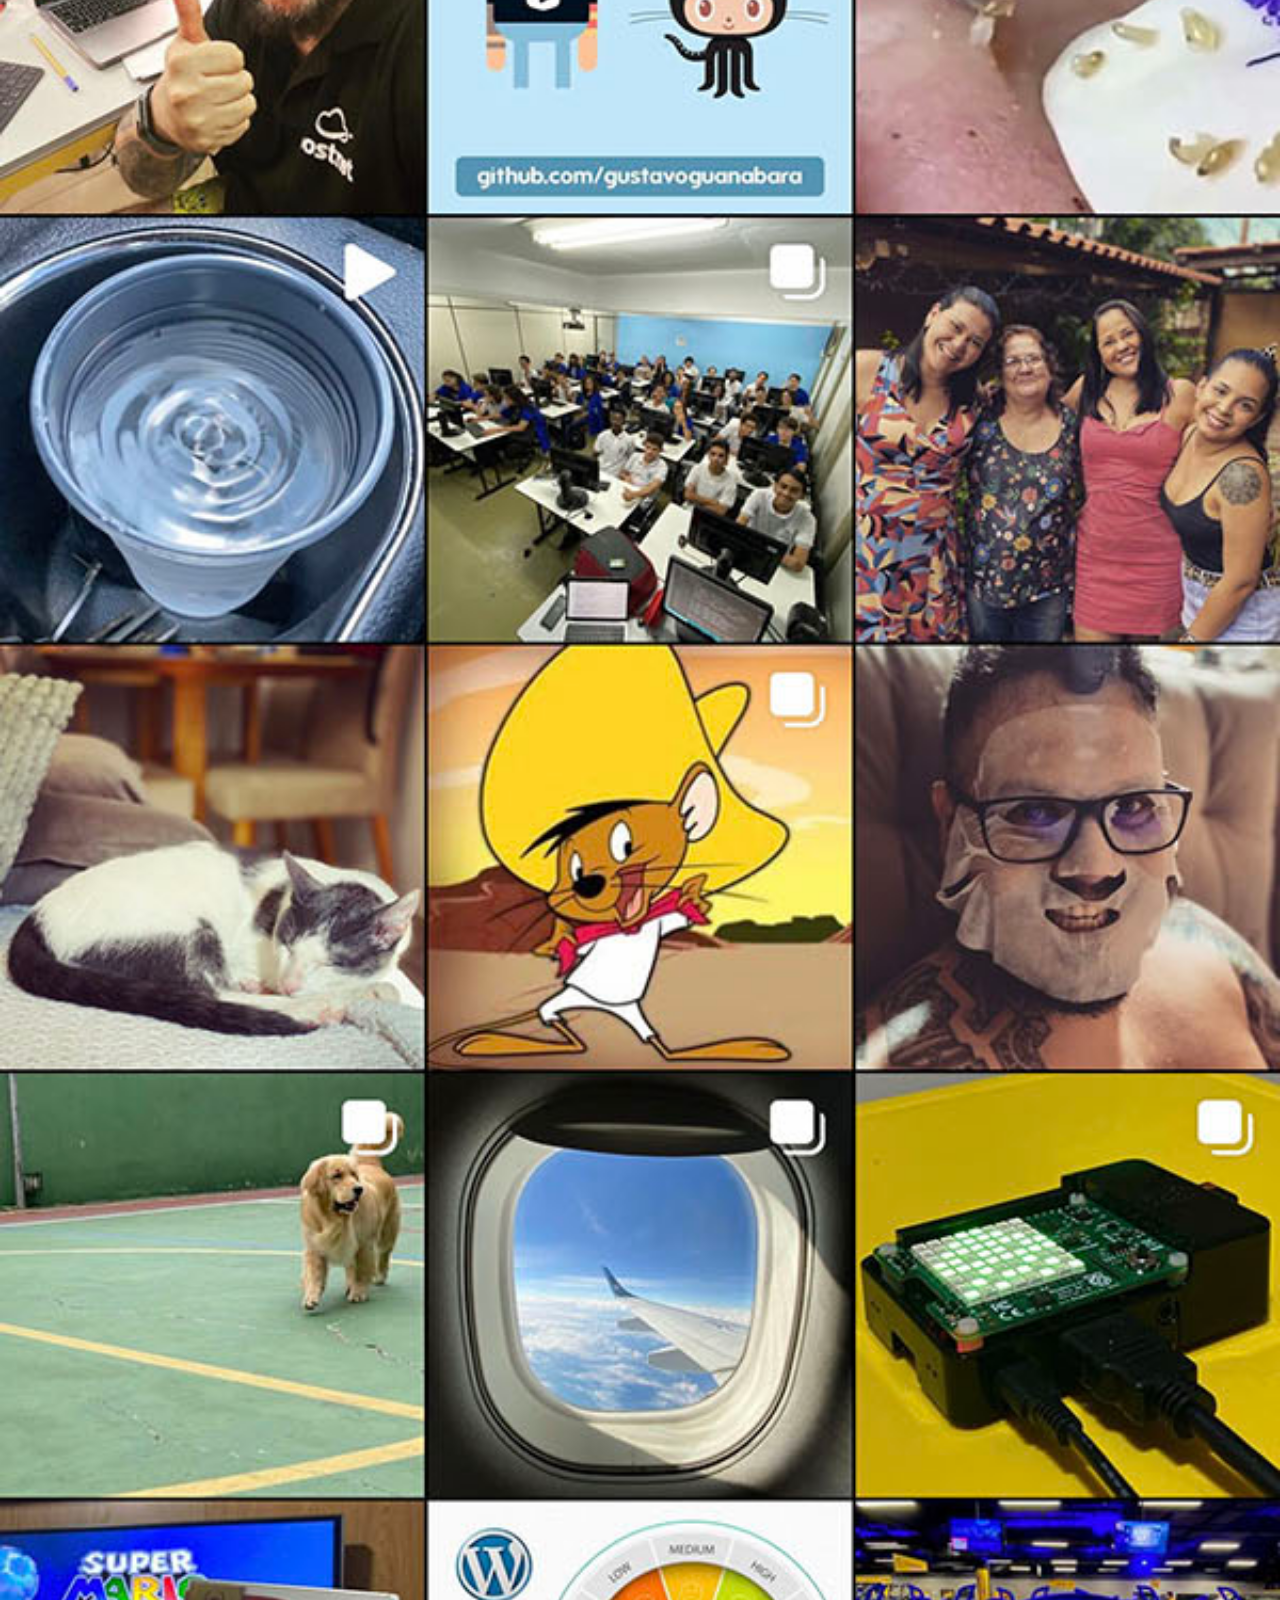
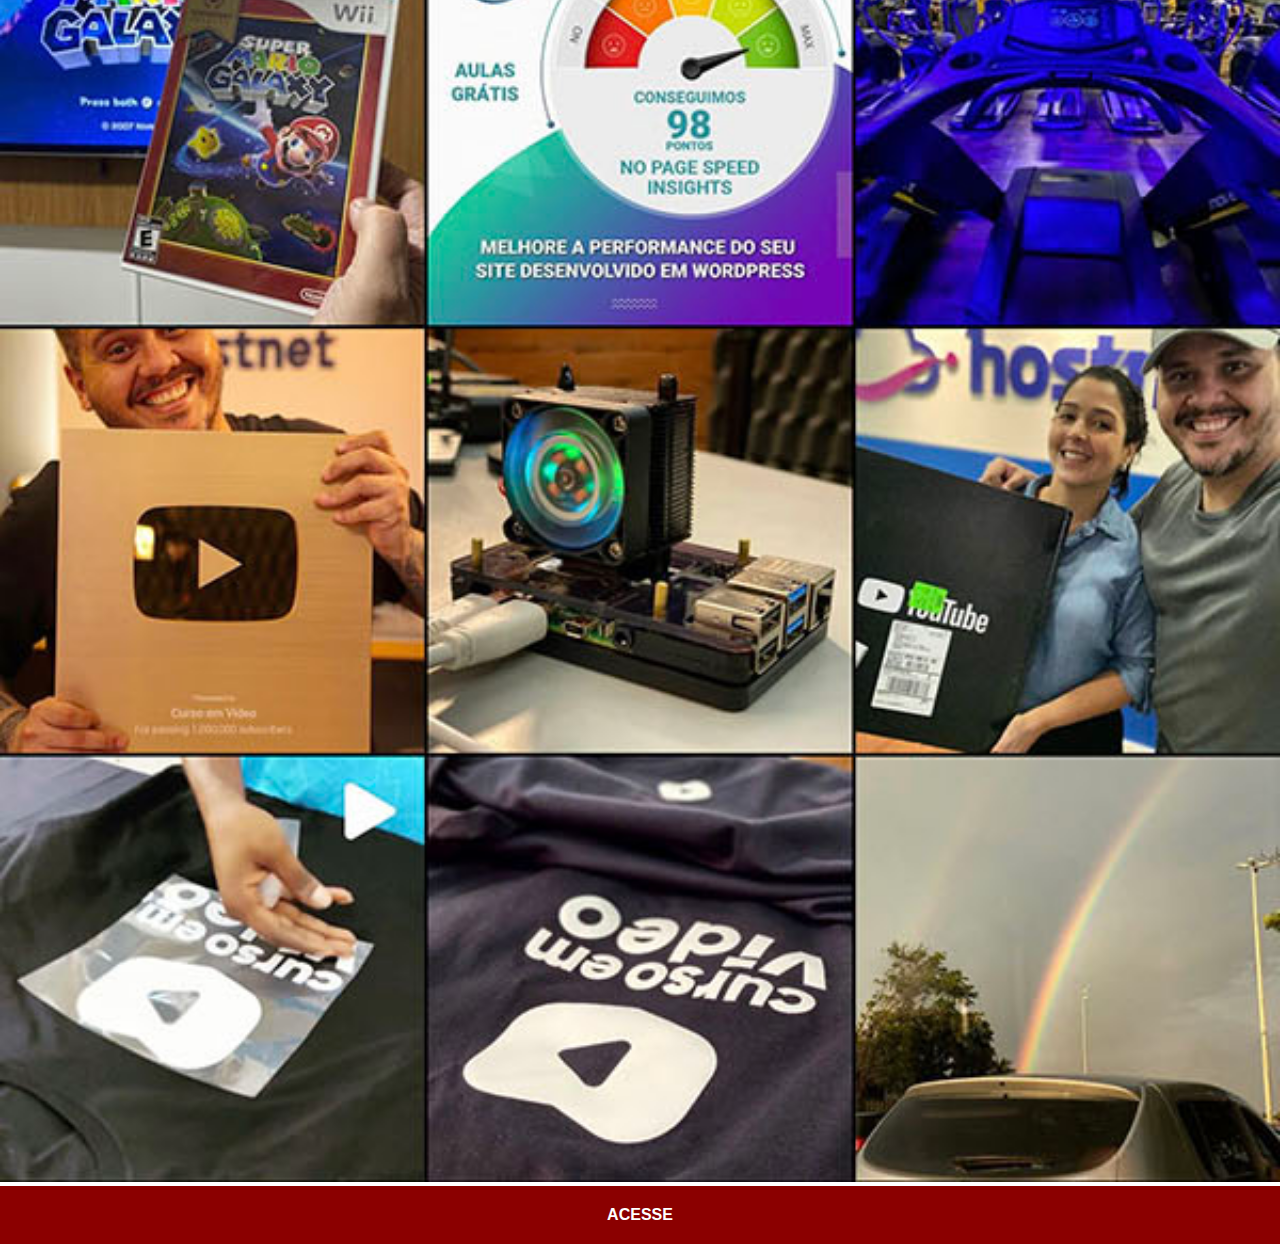
<file: instagram.html>
<!DOCTYPE html>
<html lang="pt-br">
<head>
    <meta charset="UTF-8">
    <meta http-equiv="X-UA-Compatible" content="IE=edge">
    <meta name="viewport" content="width=device-width, initial-scale=1.0">
    <title>Instagram</title>
    <link rel="stylesheet" href="estilos/social.css">
</head>
<body>
    <img src="imagens/tela-instagram.jpg" alt="Instagram">
    <a href="https://www.instagram.com/gustavoguanabara/" target="_blank">ACESSE</a>
</body>
</html>
</file>
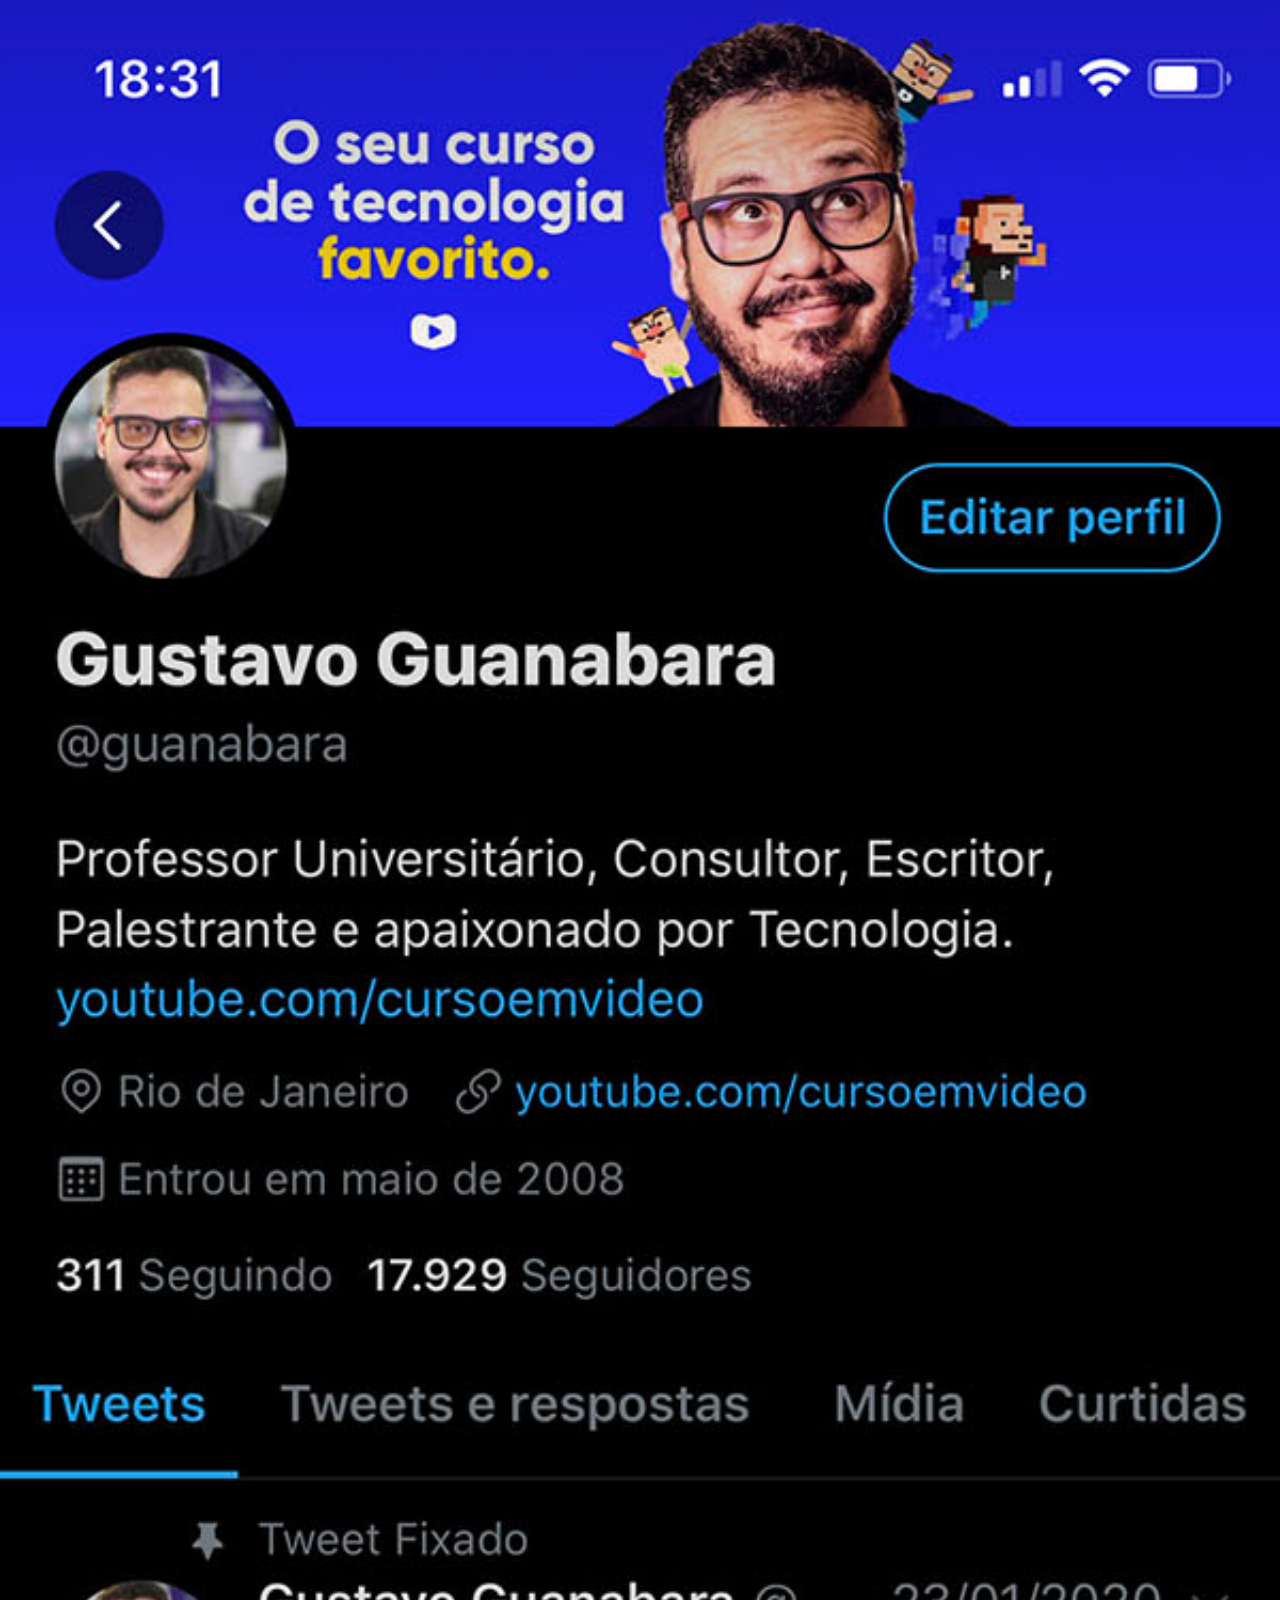
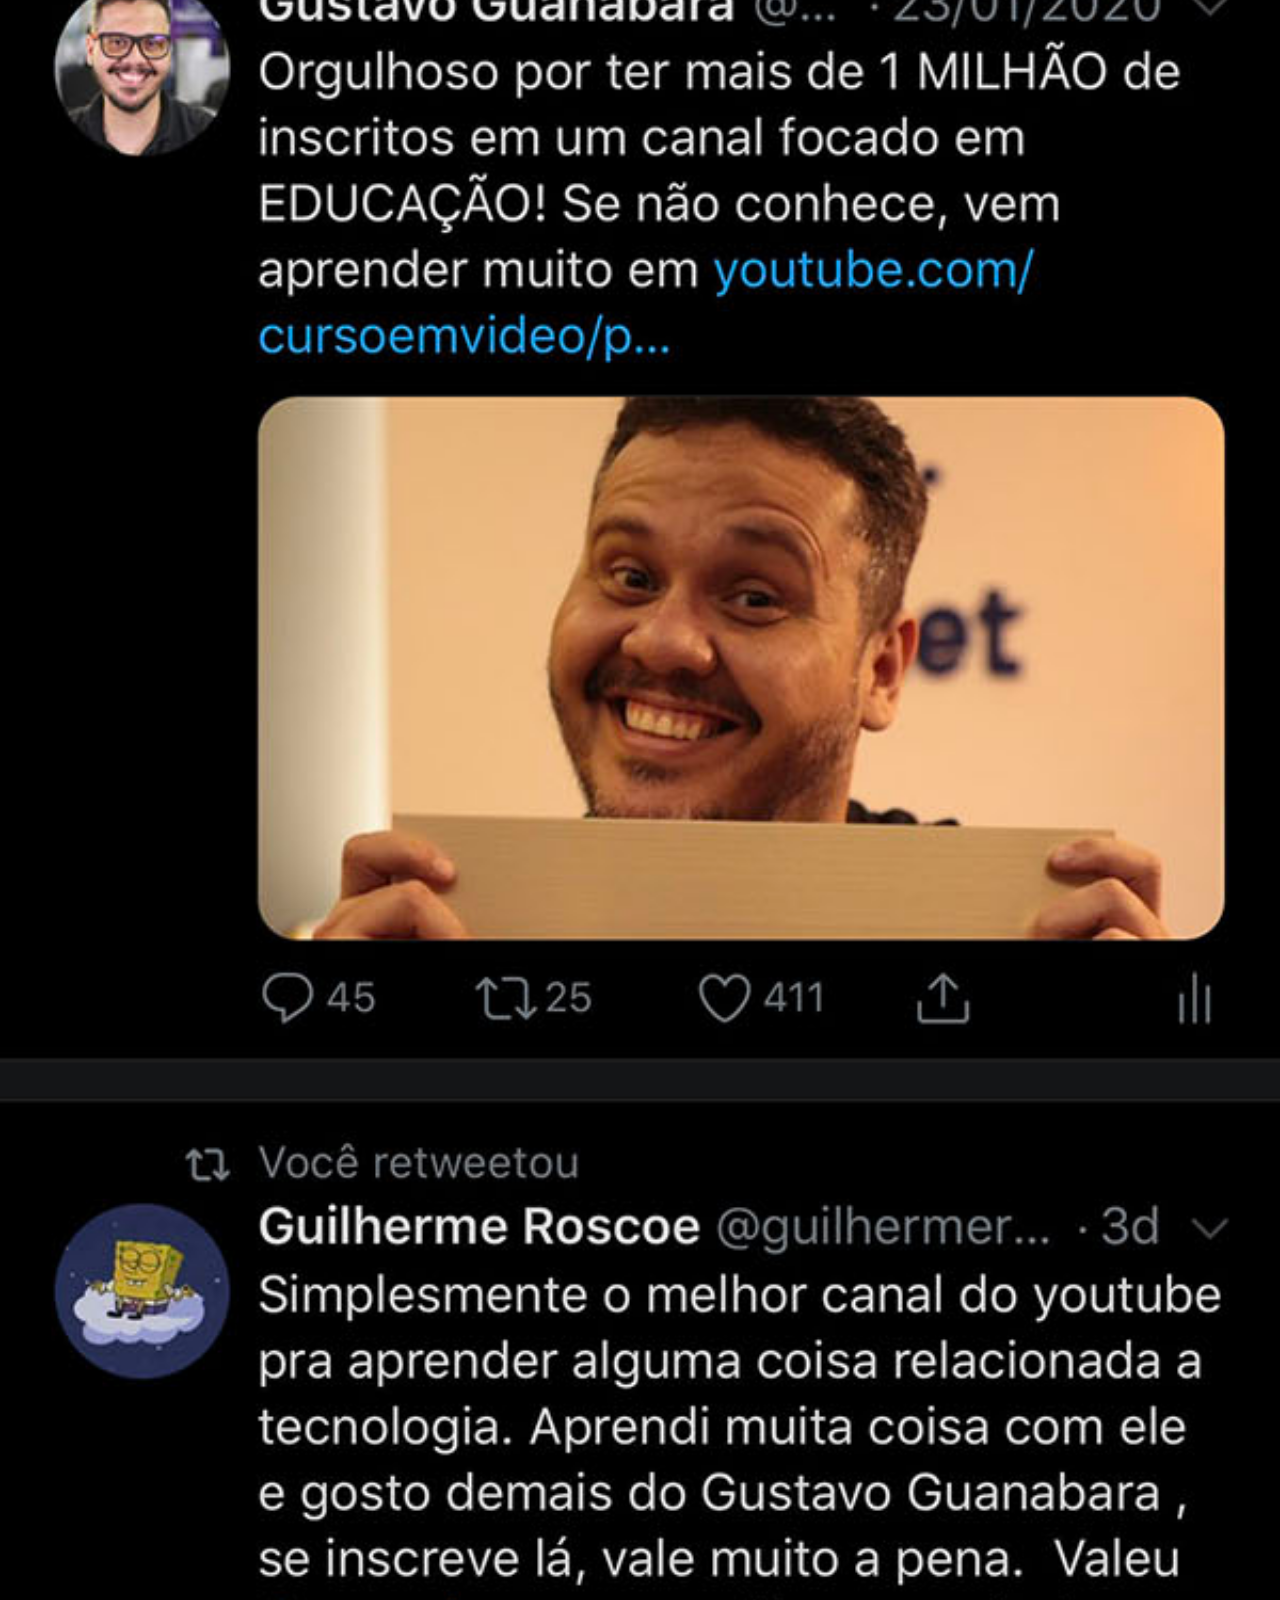
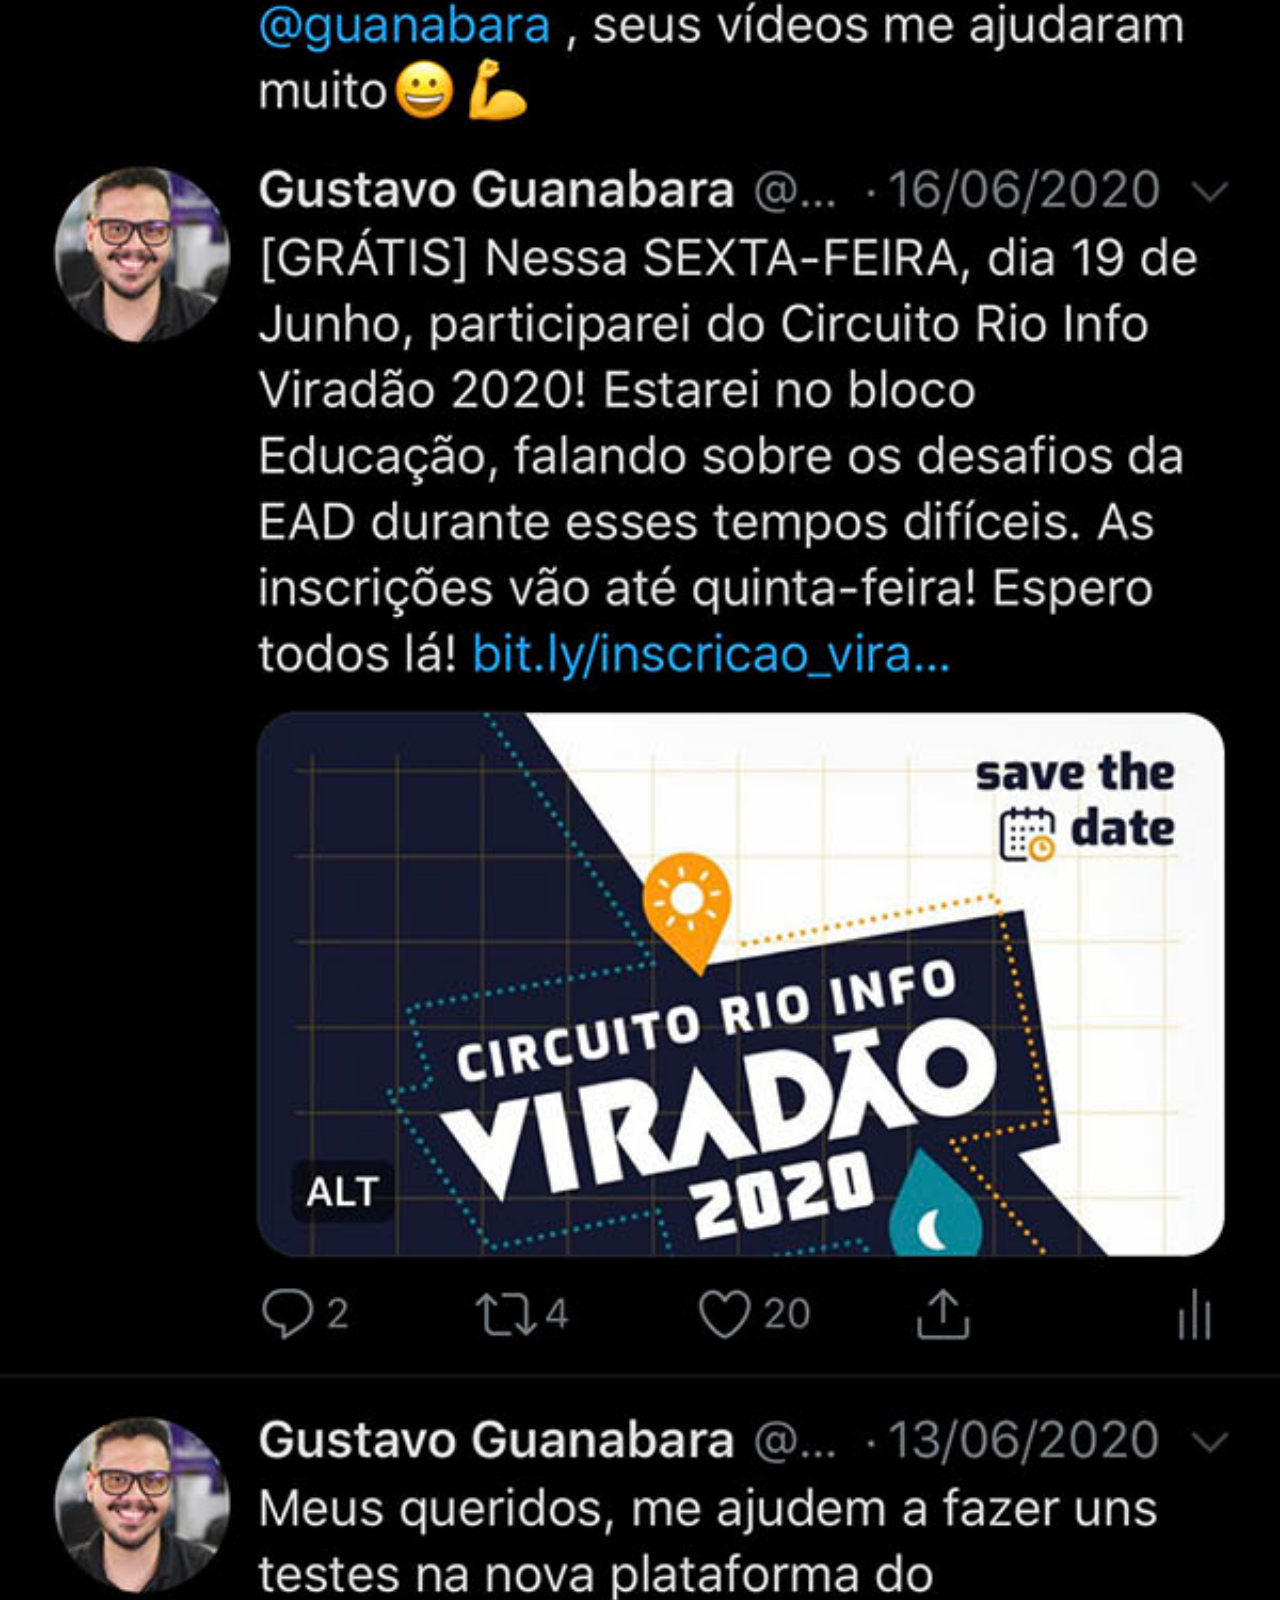
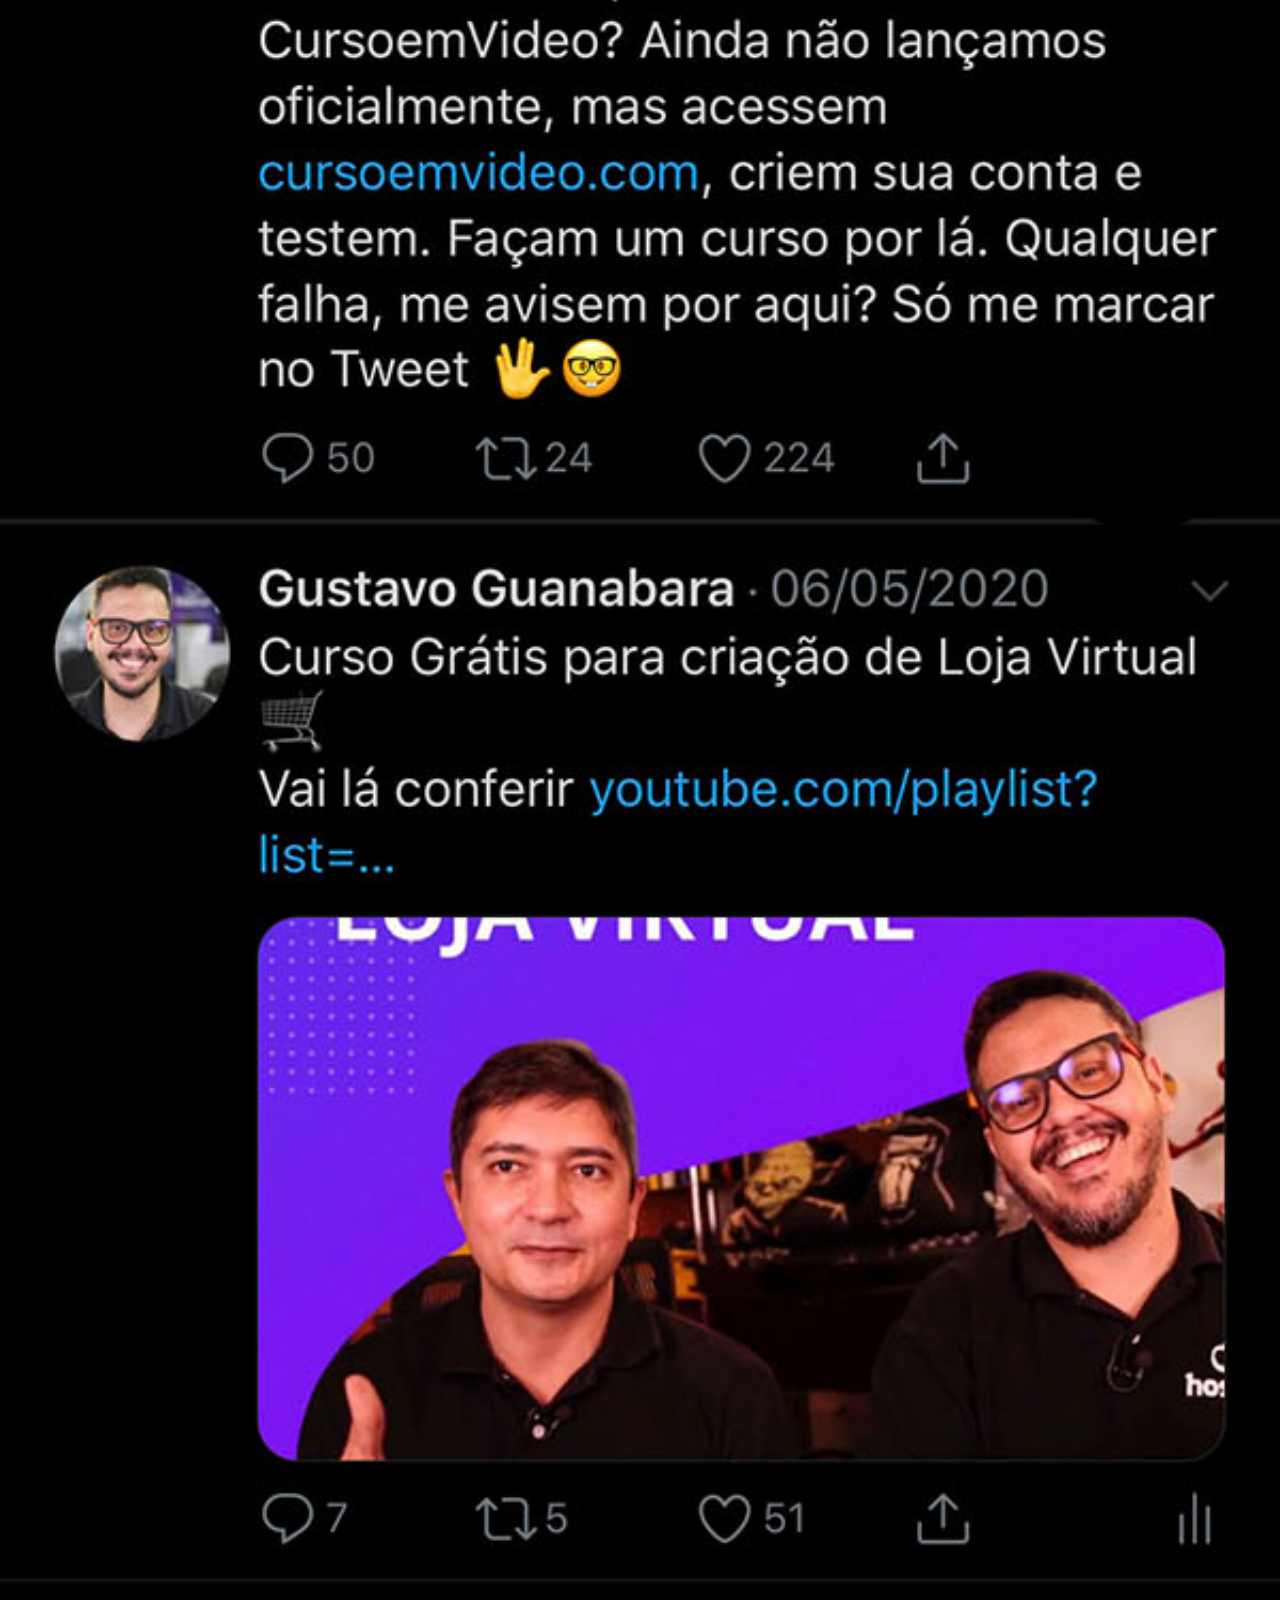
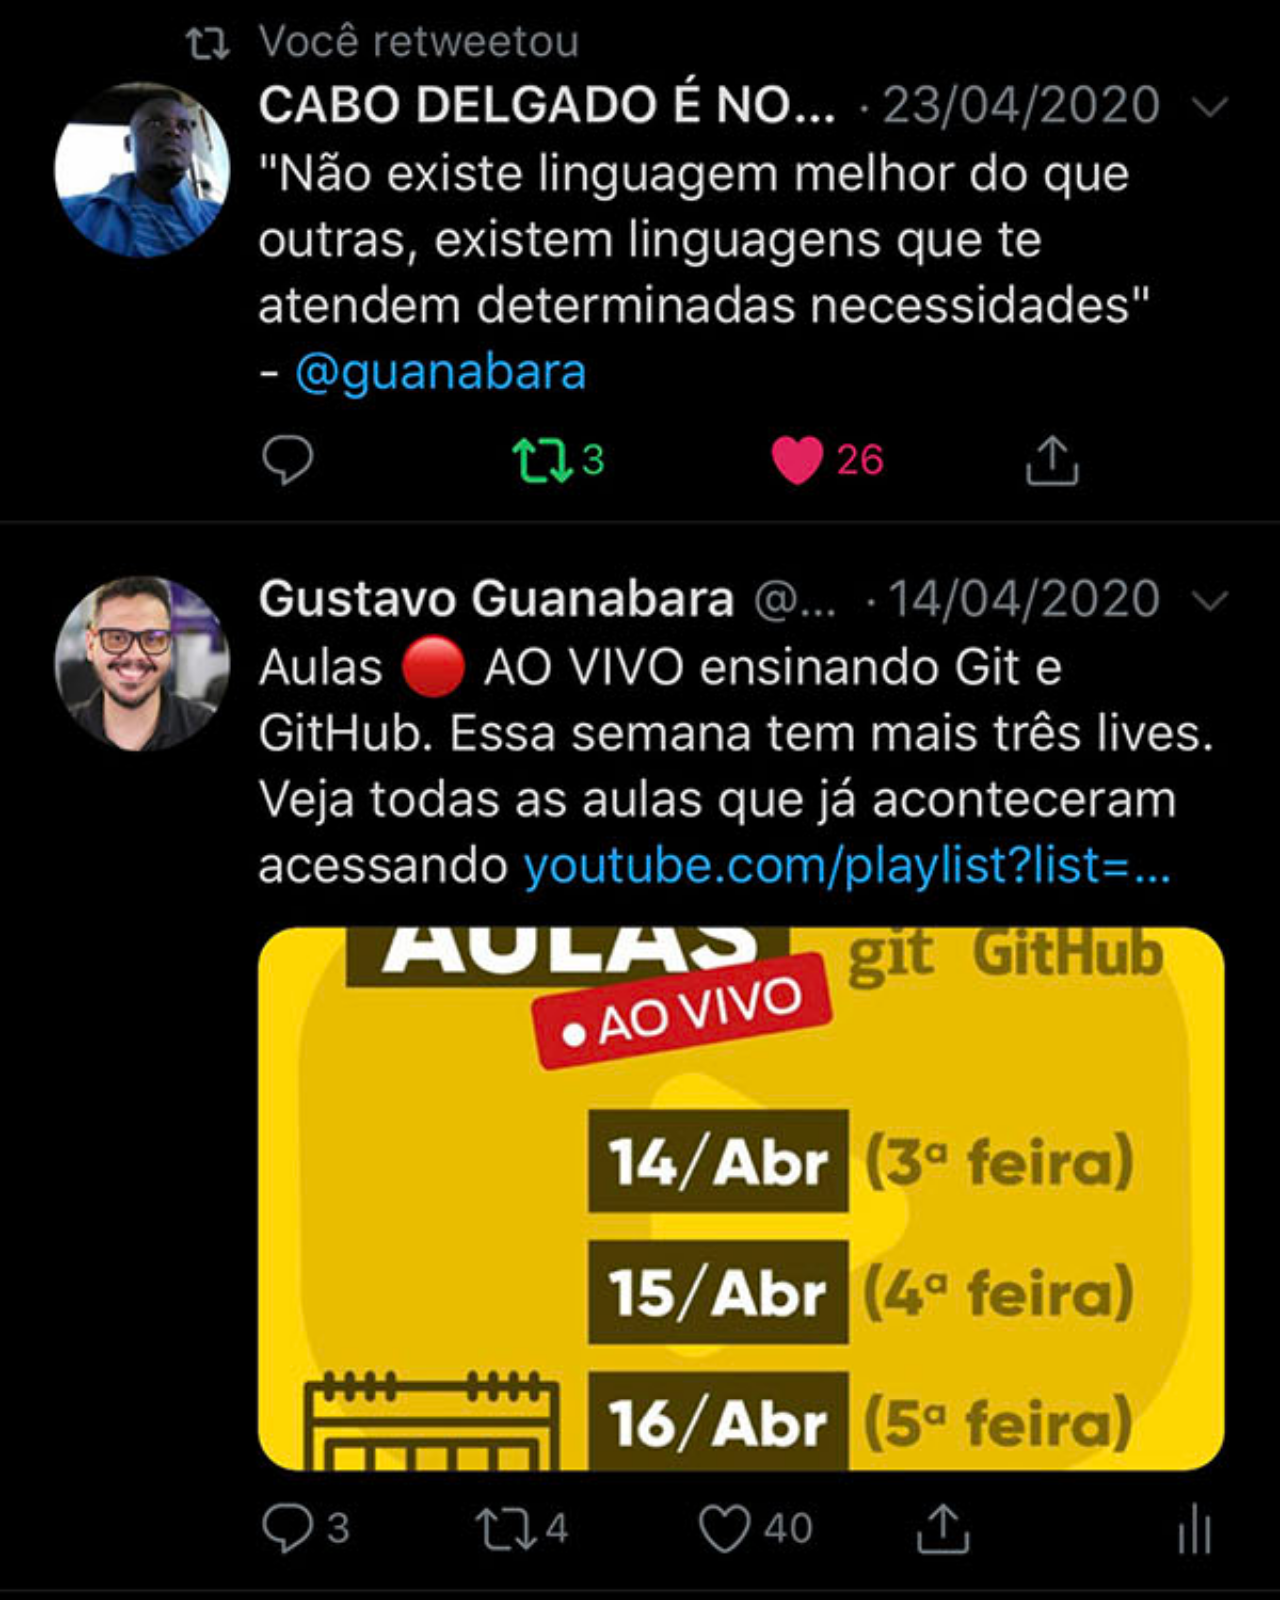
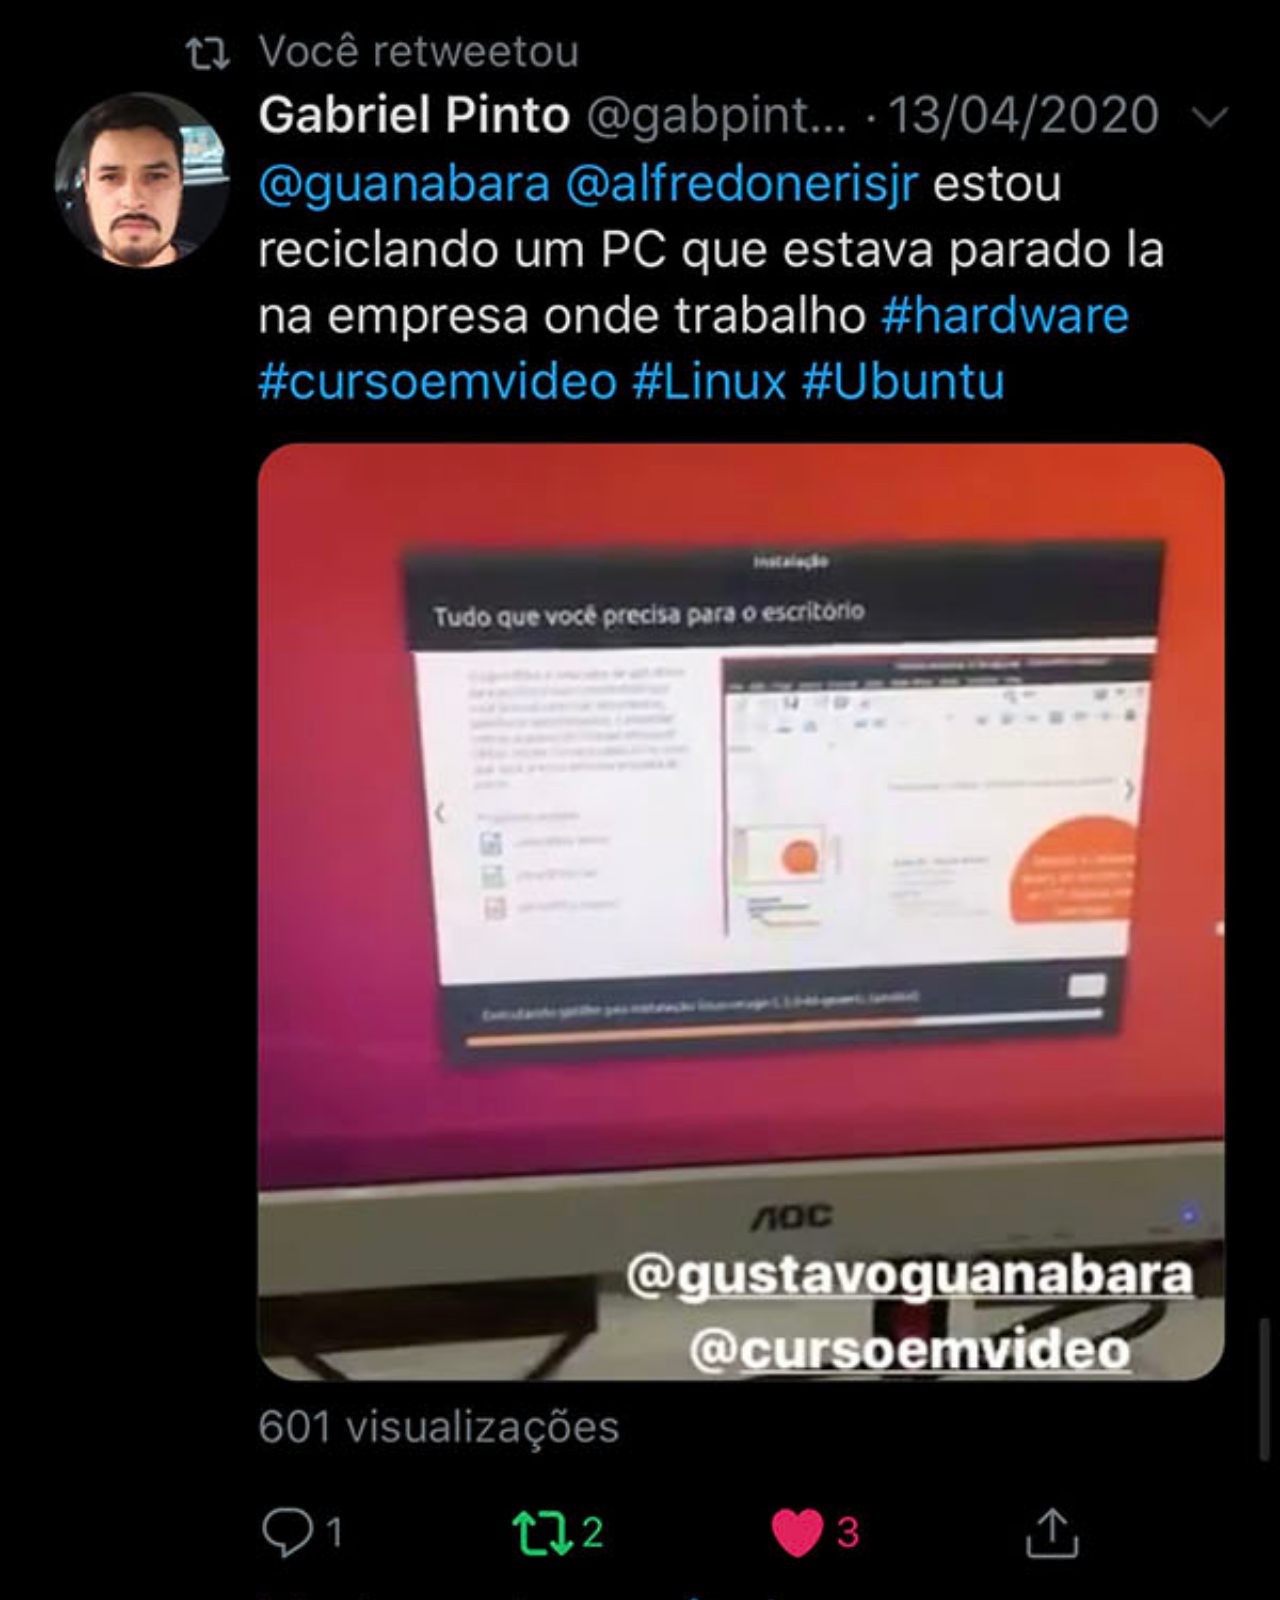
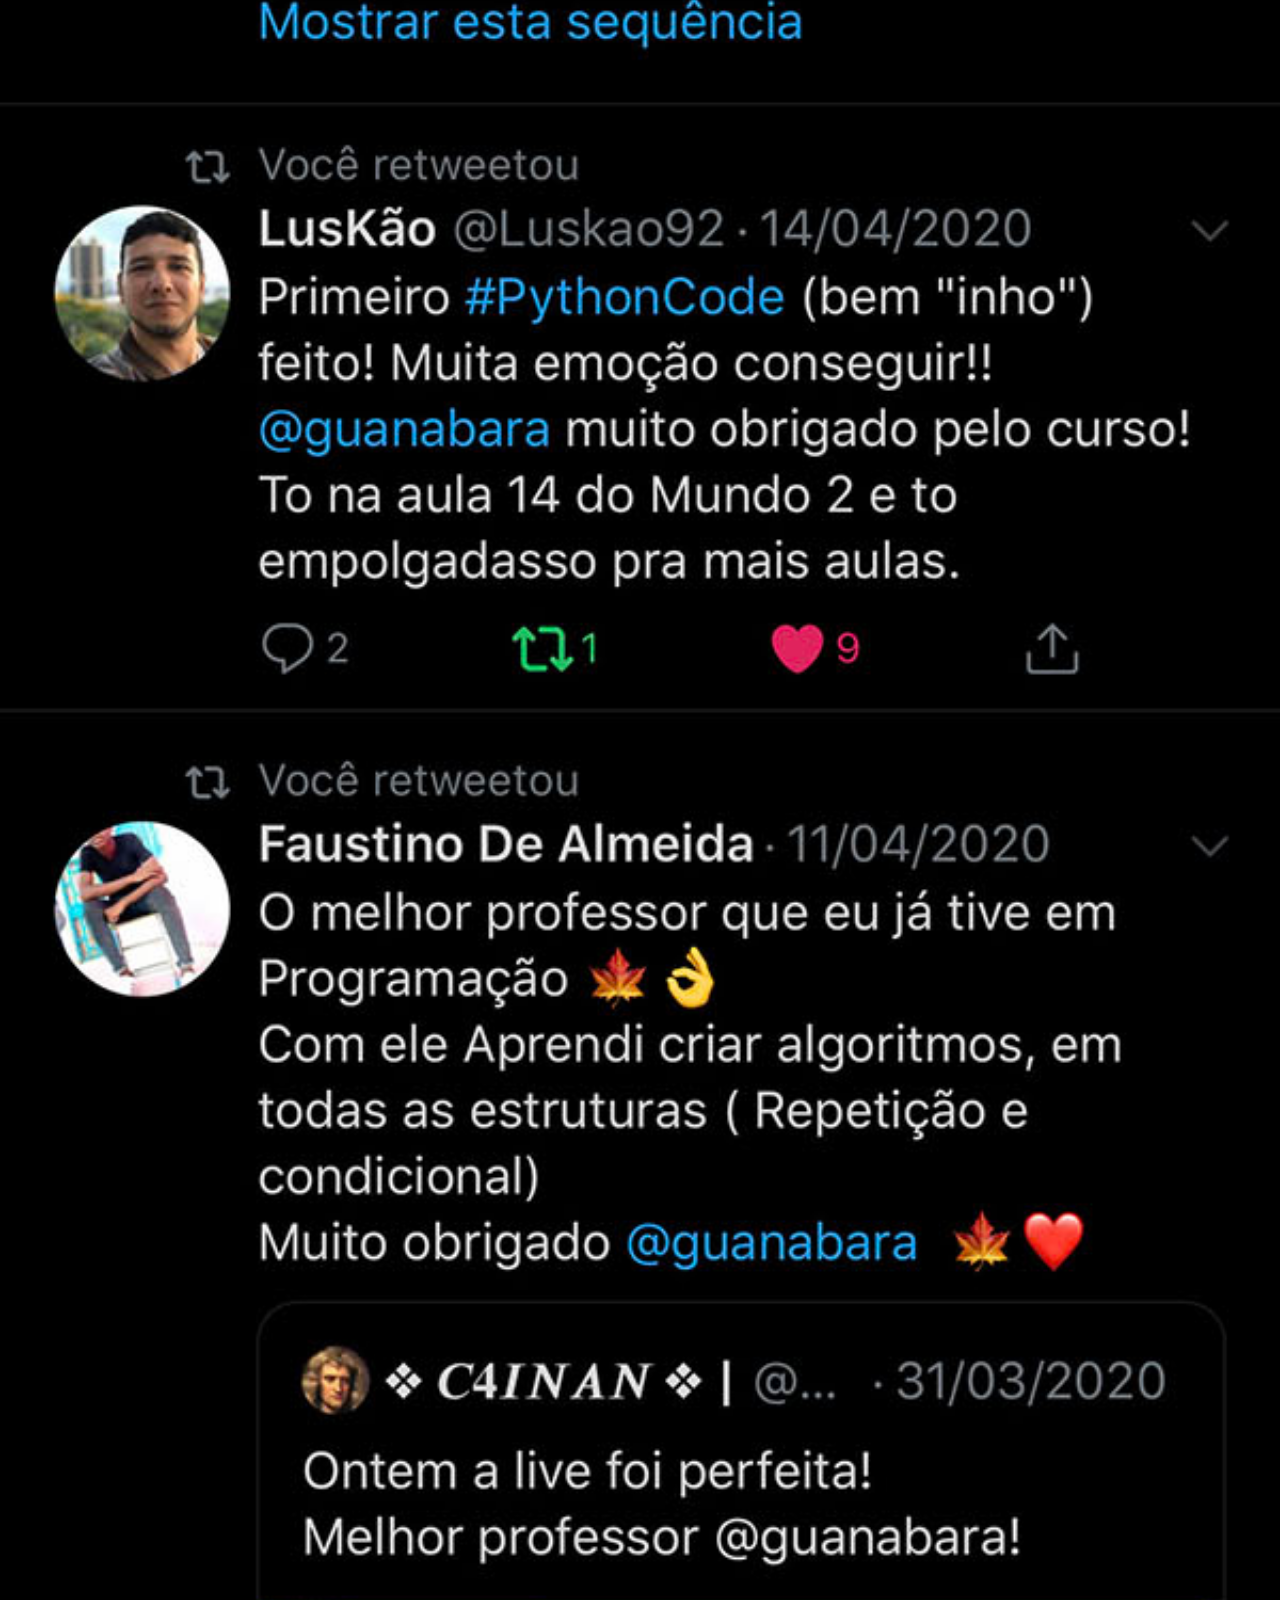
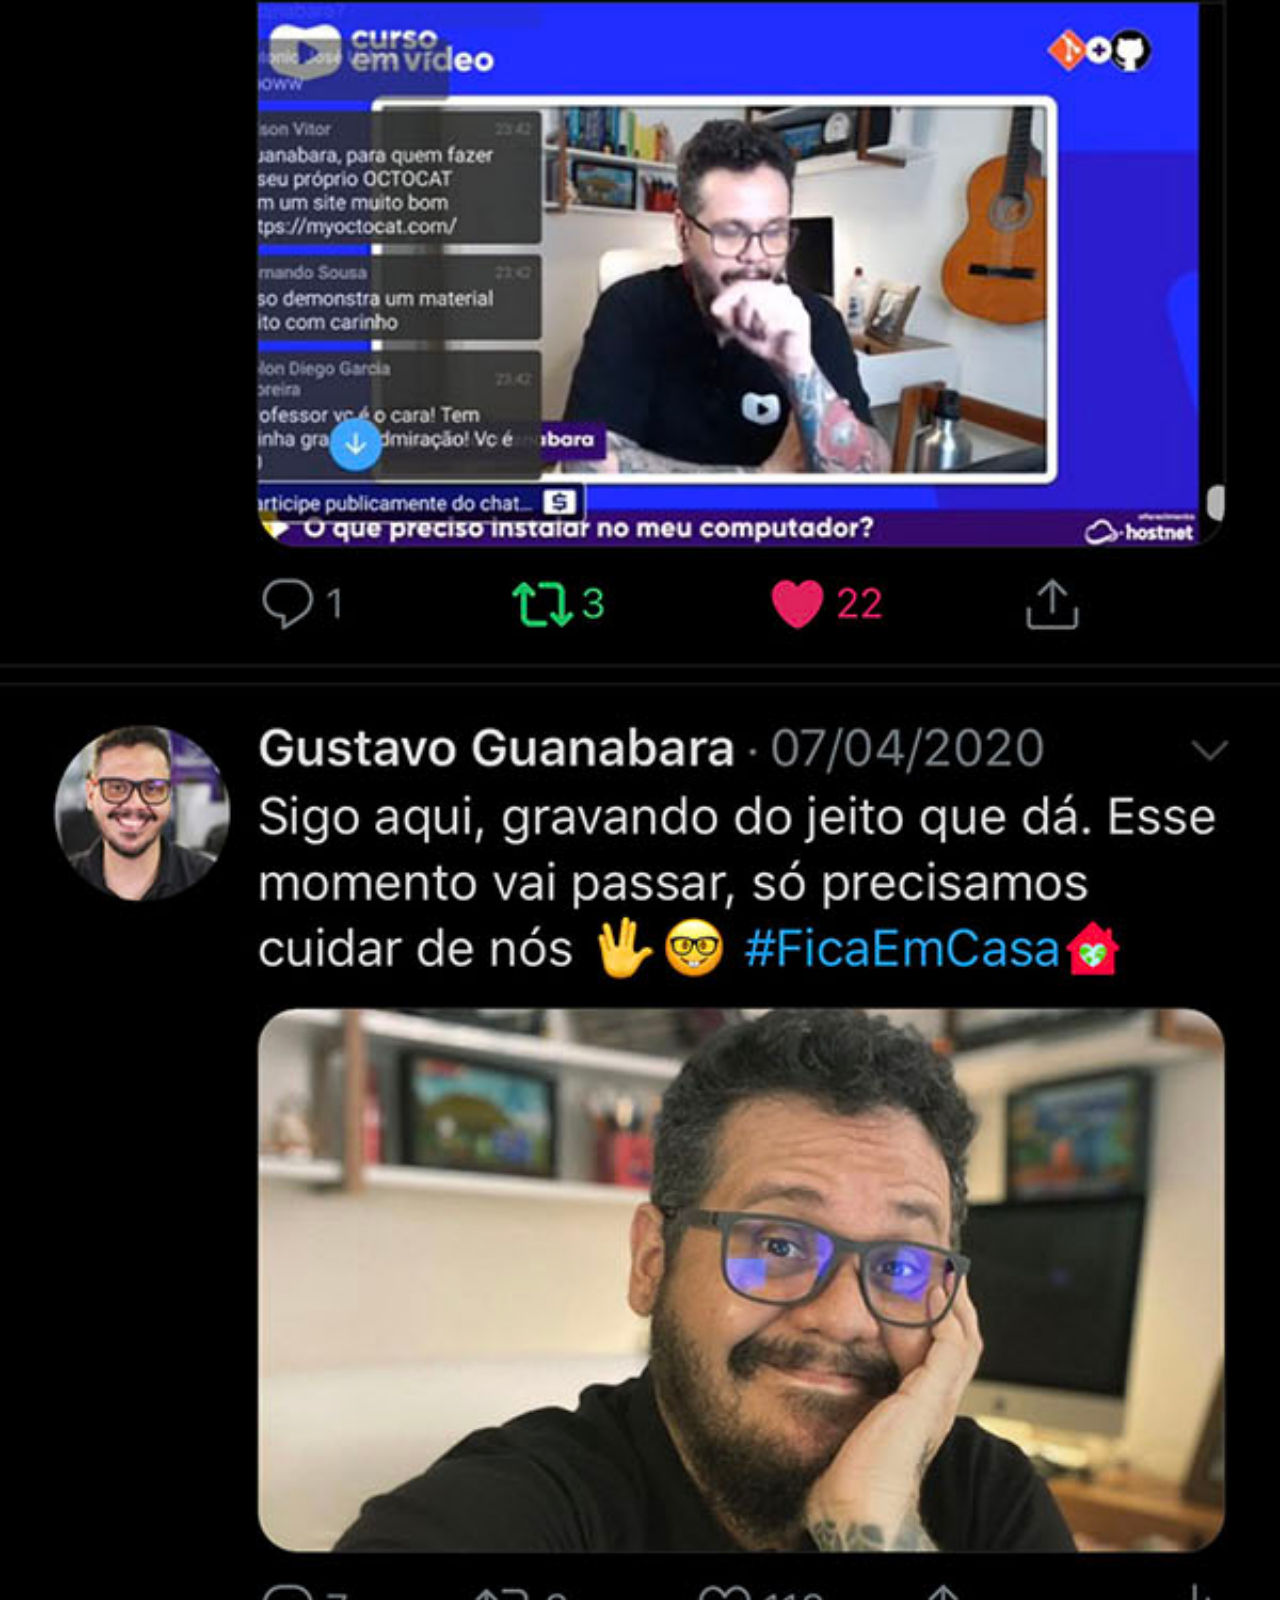
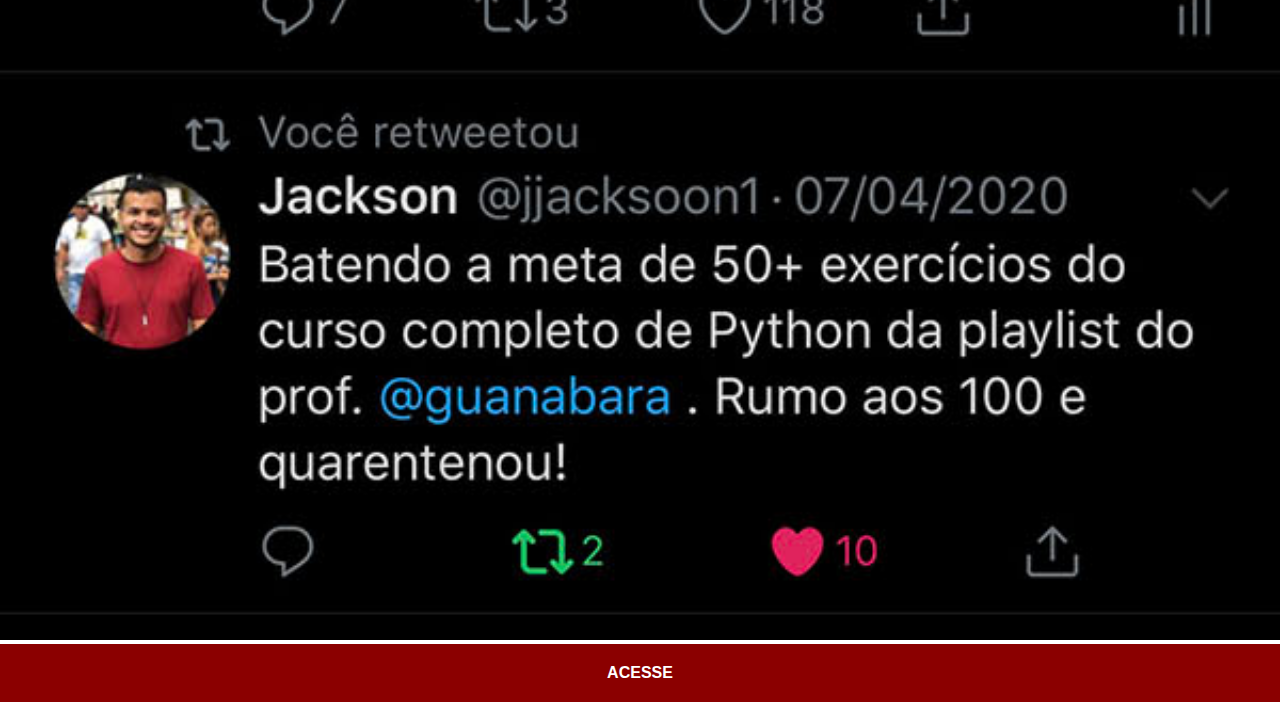
<file: twitter.html>
<!DOCTYPE html>
<html lang="pt-br">
<head>
    <meta charset="UTF-8">
    <meta http-equiv="X-UA-Compatible" content="IE=edge">
    <meta name="viewport" content="width=device-width, initial-scale=1.0">
    <title>Twitter</title>
    <link rel="stylesheet" href="estilos/social.css">
</head>
<body>
    <img src="imagens/tela-twitter.jpg" alt="Twitter">
    <a href="https://twitter.com/guanabara?s=20&t=ZHBCN8BYdWeWOzApfr33PA" target="_blank">ACESSE</a>
</body>
</html>
</file>
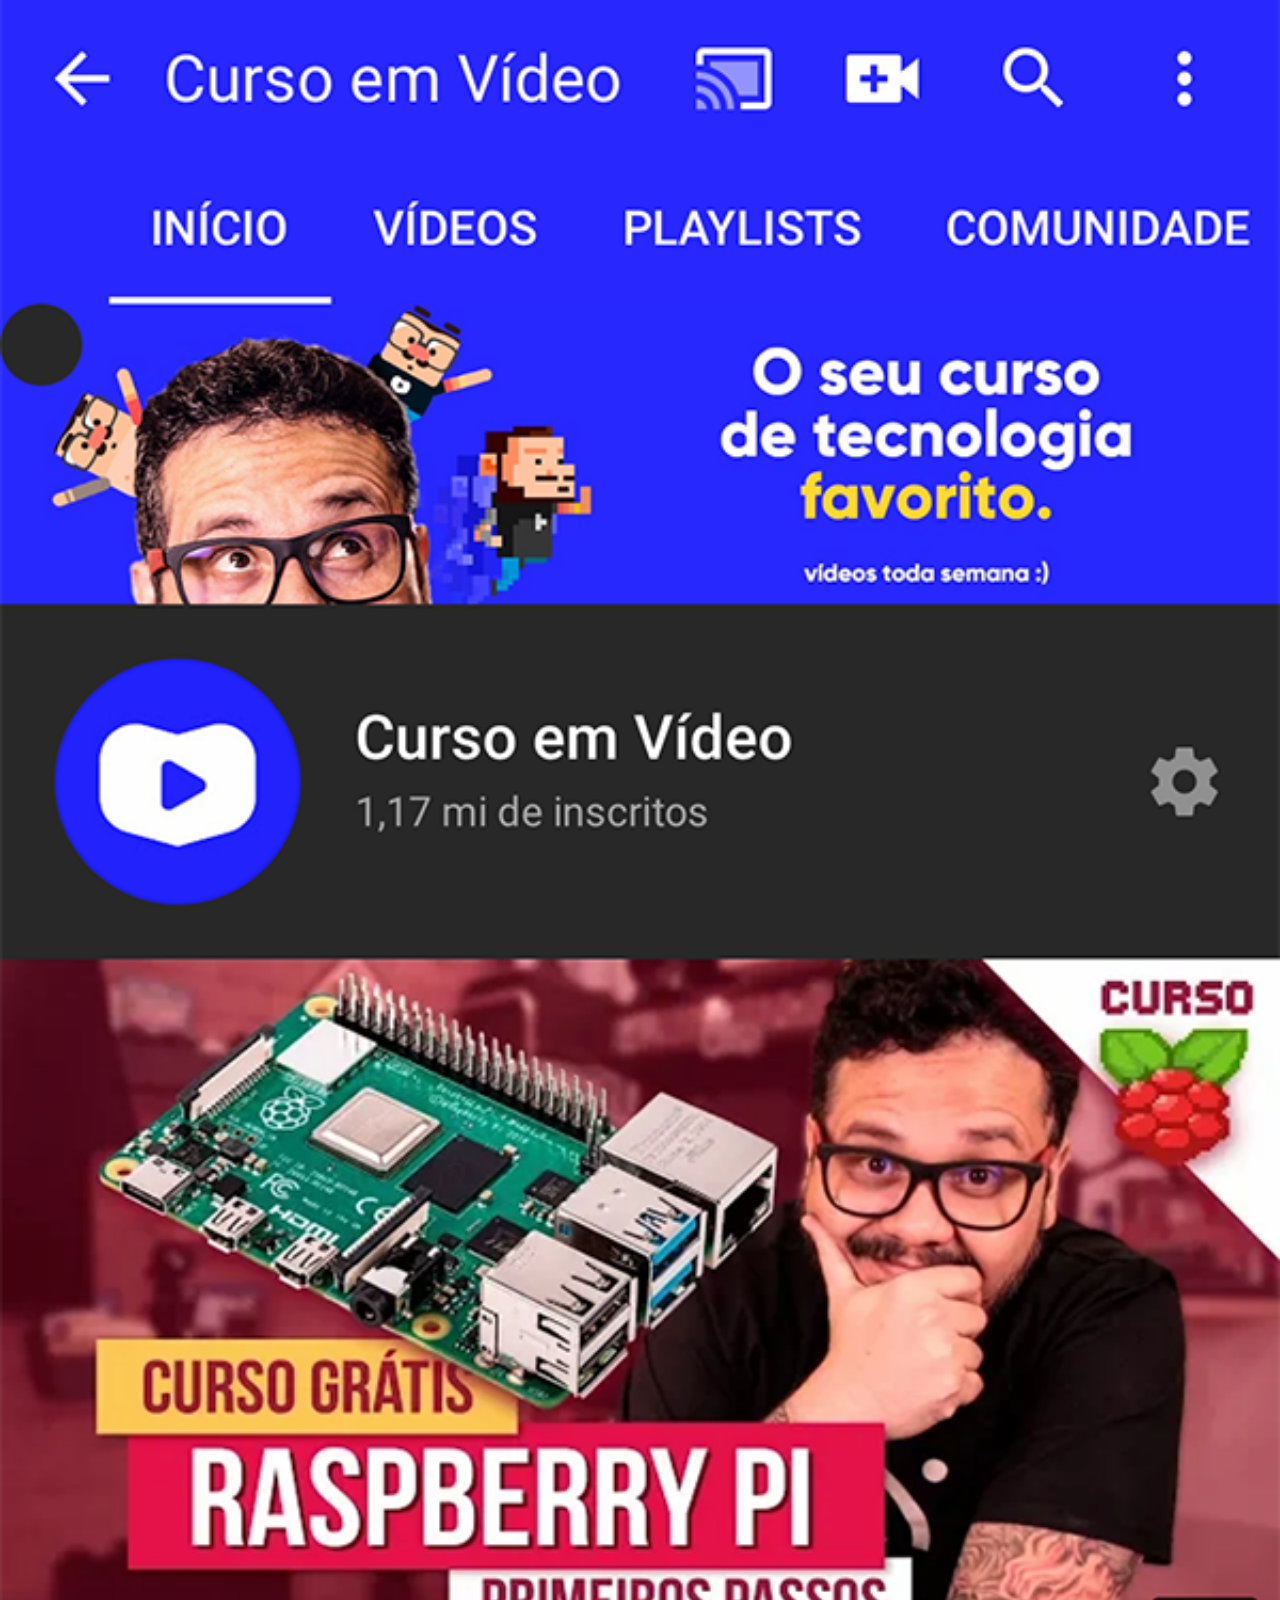
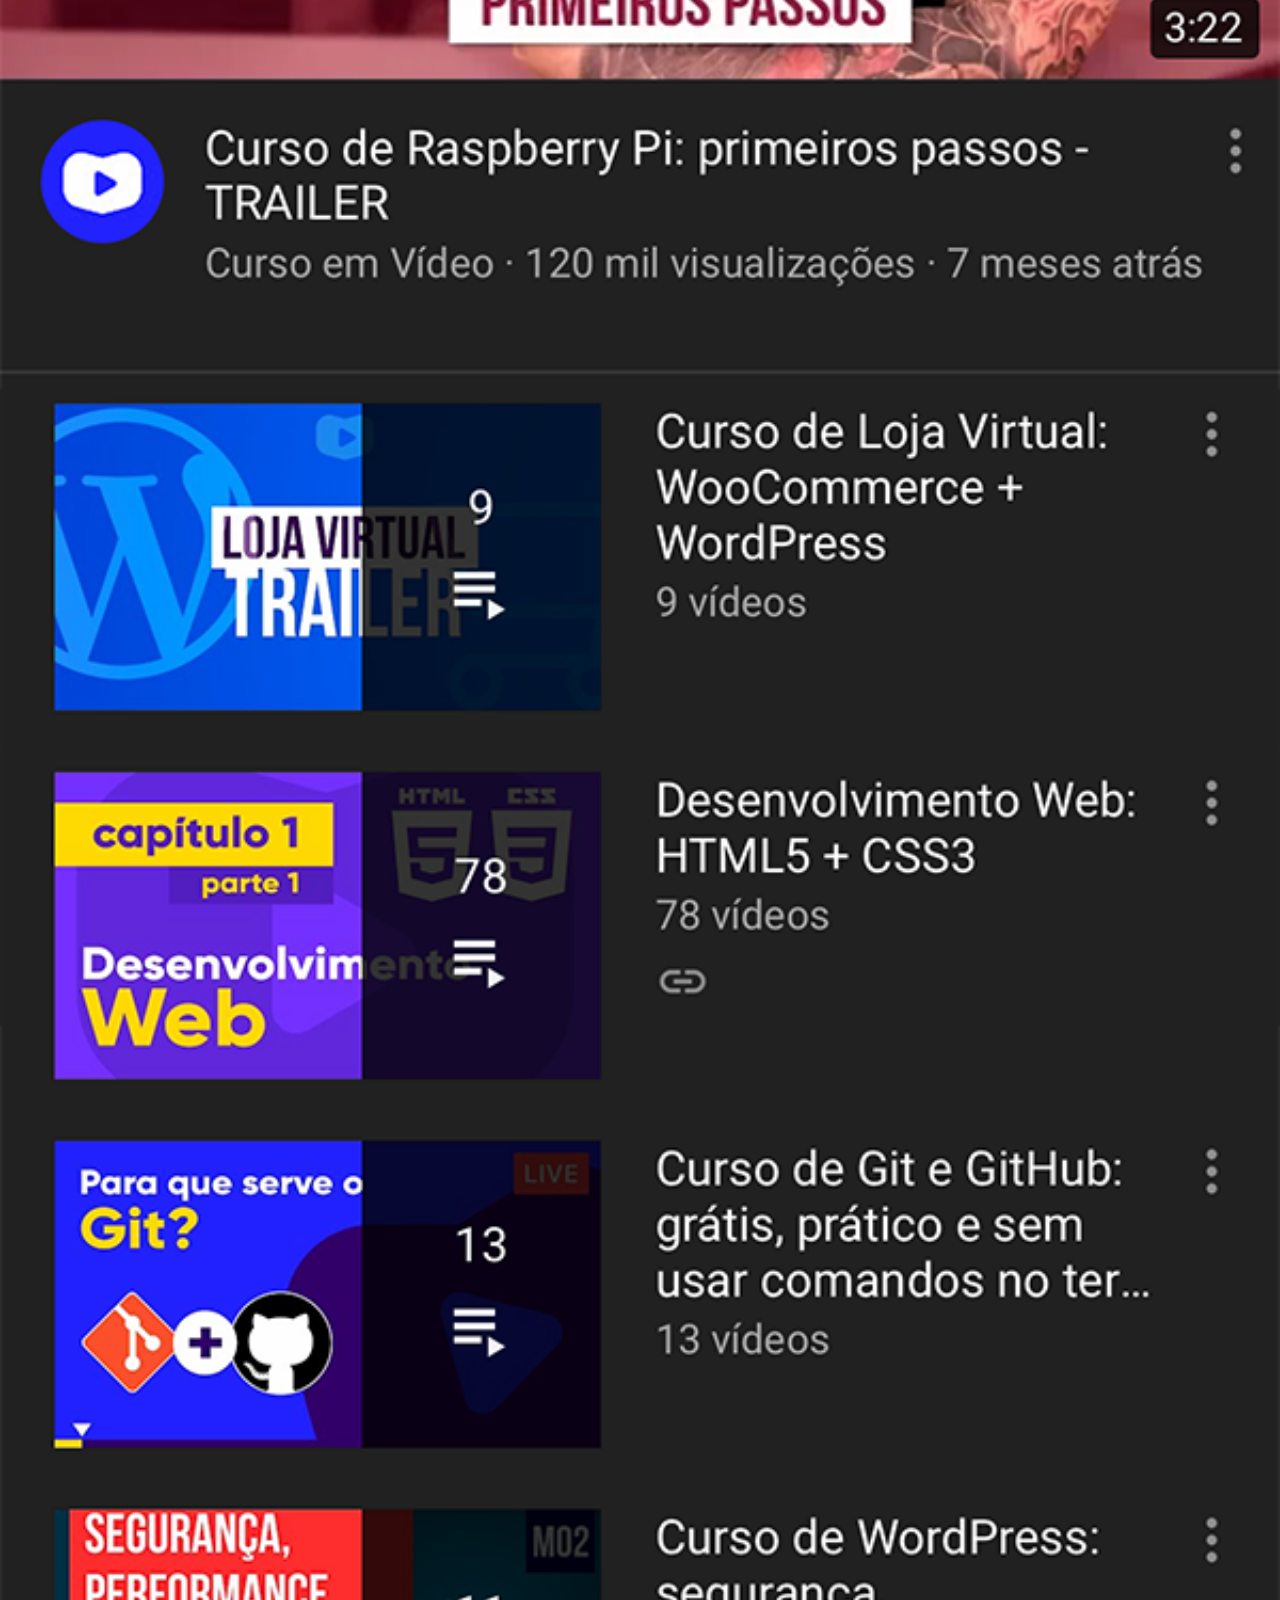
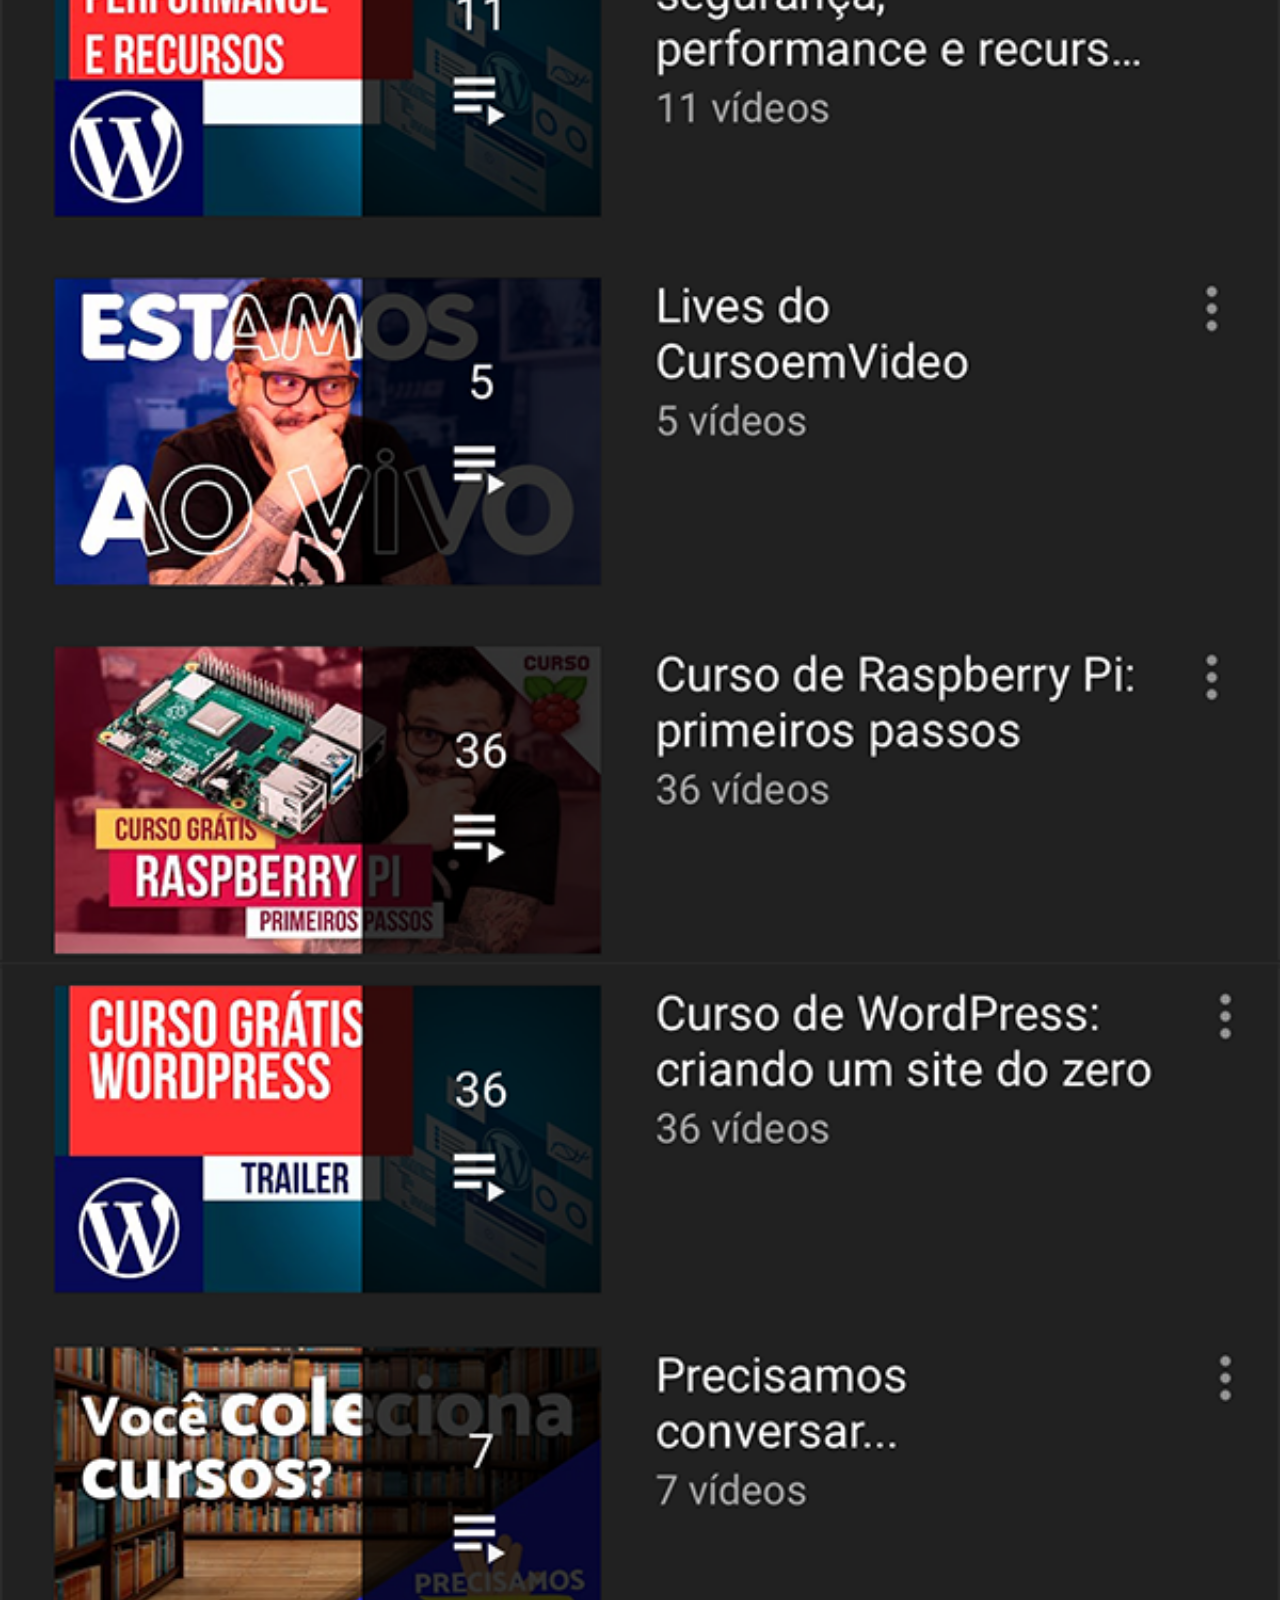
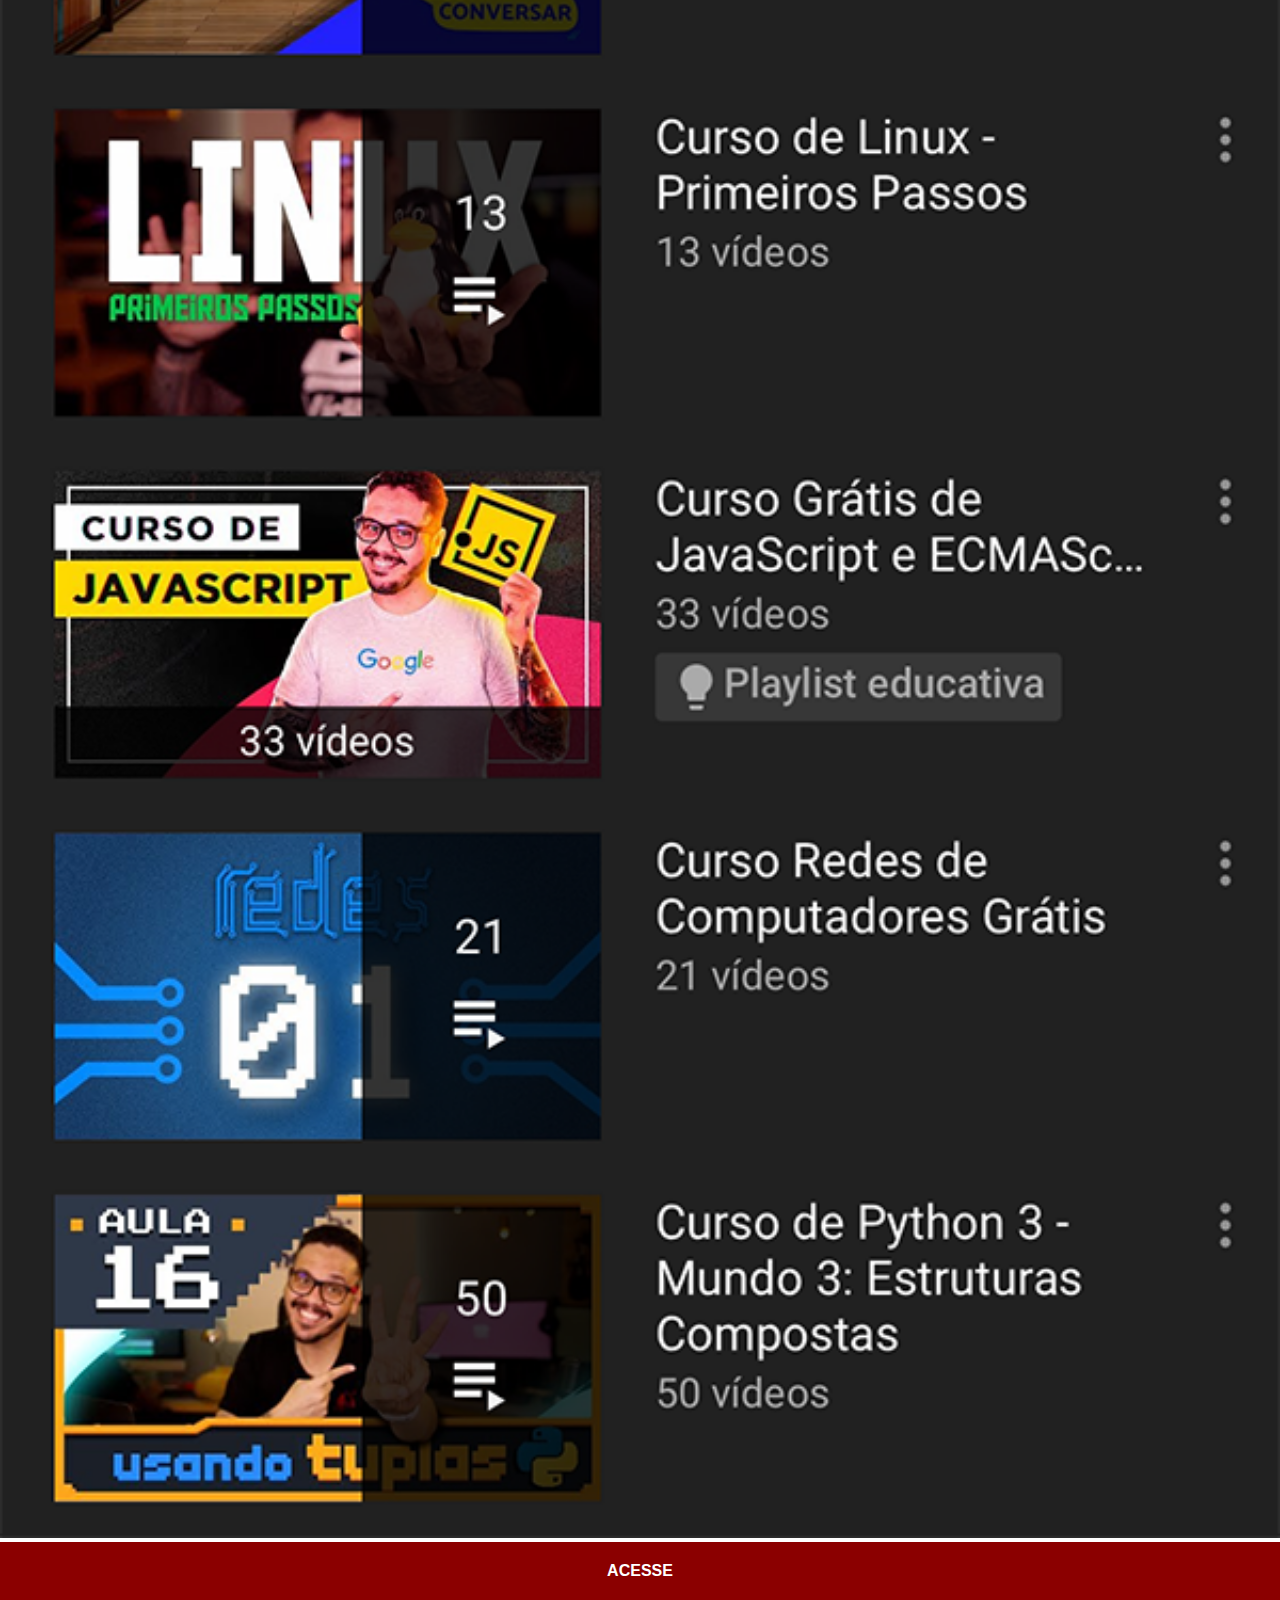
<file: youtube.html>
<!DOCTYPE html>
<html lang="pt-br">
<head>
    <meta charset="UTF-8">
    <meta http-equiv="X-UA-Compatible" content="IE=edge">
    <meta name="viewport" content="width=device-width, initial-scale=1.0">
    <title>Youtube</title>
    <link rel="stylesheet" href="estilos/social.css">
</head>
<body>
    <img src="imagens/tela-youtube.png" alt="youtube">
    <a href="https://www.youtube.com/user/cursoemvideo/playlists" target="_blank">ACESSE</a>
</body>
</html>
</file>
<file: estilos/style.css>
@charset "UTF-8";

*{
    margin: 0px;
    padding: 0px;
    font-family: Arial, Helvetica, sans-serif;
}

html, body{
    height: 100vh;
    width: 100vw;
    background-color: black;
}

body{
    background: url('../imagens/fundo-madeira.jpg') no-repeat top center;
    background-size: cover;
    background-attachment: fixed ;
}

main{
    height: 100vh;
    position: relative;
}

section#telefone{
    position: absolute;
    top: 50%;
    left: 50%;
    transform: translate(-50%,-50%);

    height: 627px;
    width: 311px;
    background: url('../imagens/frame-iphone.png') no-repeat;
}

section#redes-sociais img {
    width: 50px;
    margin: 10px;
    border-radius: 50%;
    box-shadow: 2px 2px 5px rgba(0, 0, 0, 0.412);
}

iframe#tela{
    position: relative;
    top: 80px;
    left: 22px;
    width: 267px;
    height: 471px;
}

section#redes-sociais img:hover {
    border: 2px solid rgba(255, 255, 255, 0.563);
    transform: translate(-3px,-3px);
    box-shadow: 5px 5px 10px rgba(0, 0, 0, 0.44);
    transition: transform 1s, border 1s;
}
</file>
<file: estilos/social.css>
@charset "UTF-8";

*{
    margin: 0px;
    padding: 0px;
    font-family: Arial, Helvetica, sans-serif;
}

::-webkit-scrollbar{
    width: 0px;
    height: 0px;
}

img{
    width: 100vw;
}

a{
    display: block;
    background-color: darkred;
    padding: 20px;
    text-align: center;
    font-weight: bolder;
    text-decoration: none;
    color: white;
}

a:hover{
    background-color: red;
}
</file>
